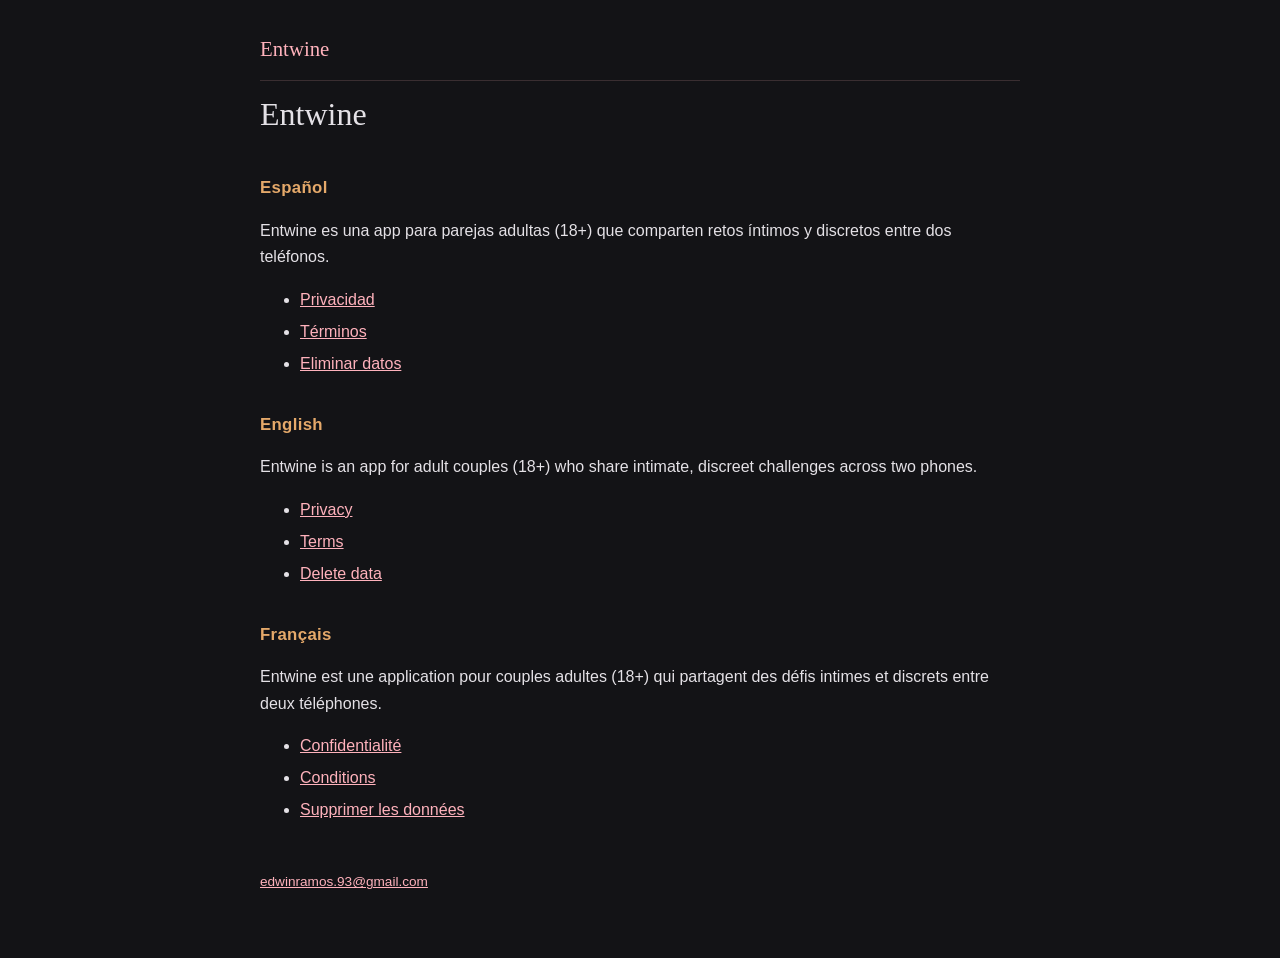
<file: docs/index.html>
<!doctype html><html lang="es"><head><meta charset="utf-8"><meta name="viewport" content="width=device-width,initial-scale=1">
<title>Entwine · Legal</title><link rel="stylesheet" href="style.css"></head><body><main><header><span class="brand">Entwine</span></header>
<h1>Entwine</h1><section><h2>Español</h2><p>Entwine es una app para parejas adultas (18+) que comparten retos íntimos y discretos entre dos teléfonos.</p><ul><li><a href="es/privacy.html">Privacidad</a></li><li><a href="es/terms.html">Términos</a></li><li><a href="es/delete-data.html">Eliminar datos</a></li></ul></section><section><h2>English</h2><p>Entwine is an app for adult couples (18+) who share intimate, discreet challenges across two phones.</p><ul><li><a href="en/privacy.html">Privacy</a></li><li><a href="en/terms.html">Terms</a></li><li><a href="en/delete-data.html">Delete data</a></li></ul></section><section><h2>Français</h2><p>Entwine est une application pour couples adultes (18+) qui partagent des défis intimes et discrets entre deux téléphones.</p><ul><li><a href="fr/privacy.html">Confidentialité</a></li><li><a href="fr/terms.html">Conditions</a></li><li><a href="fr/delete-data.html">Supprimer les données</a></li></ul></section><footer><a href="mailto:edwinramos.93@gmail.com">edwinramos.93@gmail.com</a></footer></main></body></html>
</file>
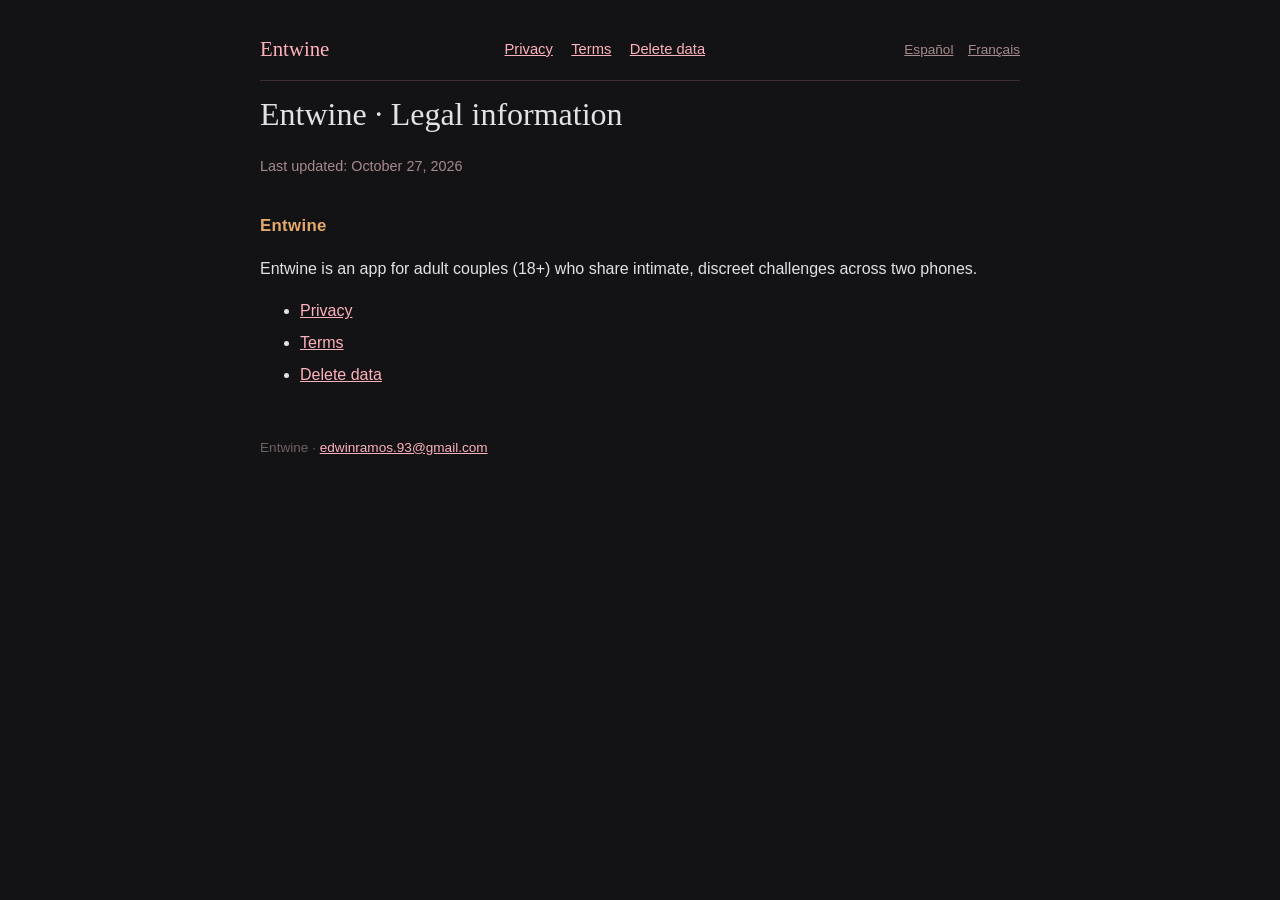
<file: docs/en/index.html>
<!doctype html><html lang="en"><head><meta charset="utf-8"><meta name="viewport" content="width=device-width,initial-scale=1">
<title>Entwine · Legal information · Entwine</title><link rel="stylesheet" href="../style.css"></head><body><main>
<header><a class="brand" href="../index.html">Entwine</a><nav><a href="privacy.html">Privacy</a> <a href="terms.html">Terms</a> <a href="delete-data.html">Delete data</a></nav><span class="langs"><a href="../es/index.html" hreflang="es">Español</a> <a href="../fr/index.html" hreflang="fr">Français</a></span></header>
<h1>Entwine · Legal information</h1><p class="updated">Last updated: October 27, 2026</p><h2>Entwine</h2><p>Entwine is an app for adult couples (18+) who share intimate, discreet challenges across two phones.</p>
<ul><li><a href="privacy.html">Privacy</a></li><li><a href="terms.html">Terms</a></li><li><a href="delete-data.html">Delete data</a></li></ul><footer>Entwine · <a href="mailto:edwinramos.93@gmail.com">edwinramos.93@gmail.com</a></footer></main></body></html>
</file>
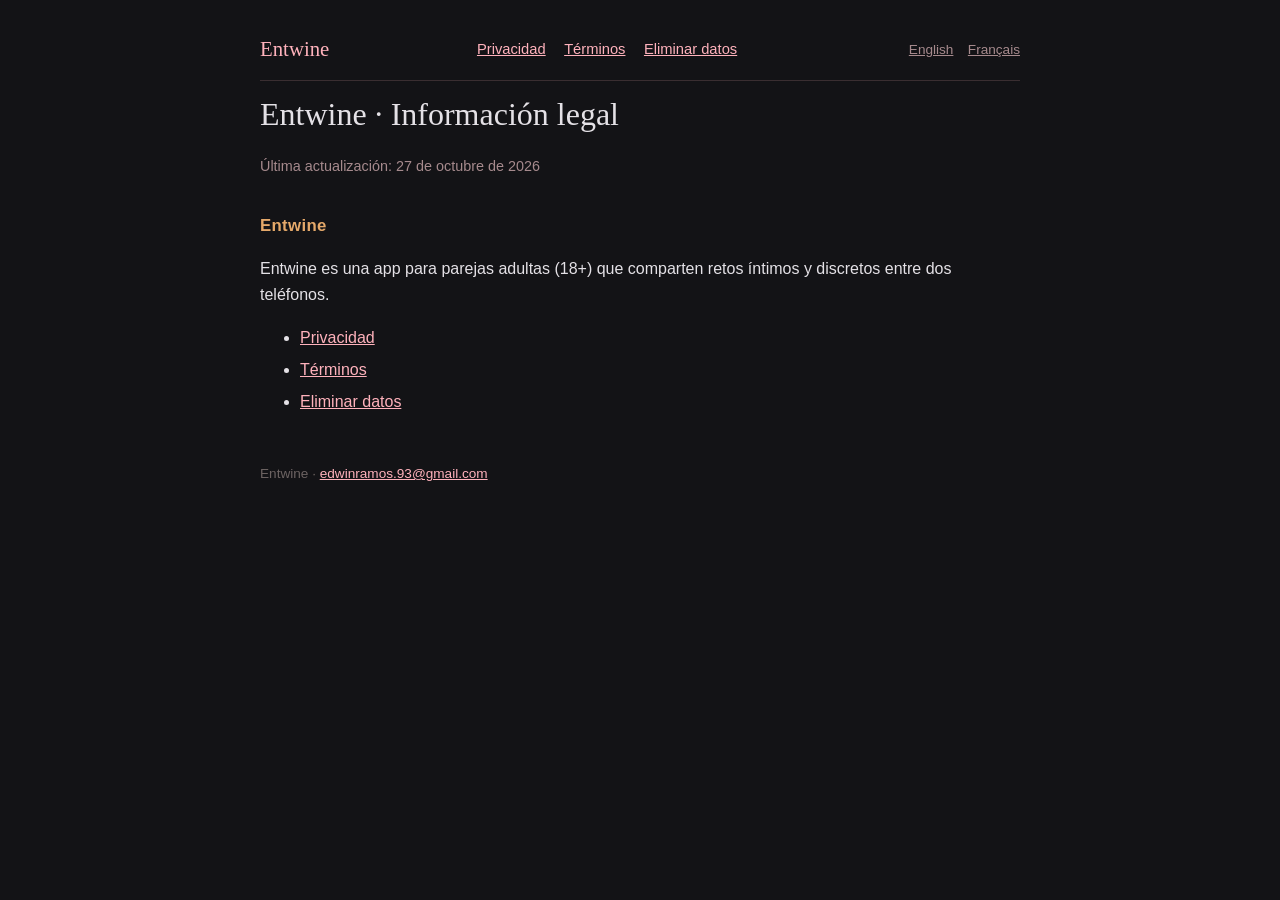
<file: docs/es/index.html>
<!doctype html><html lang="es"><head><meta charset="utf-8"><meta name="viewport" content="width=device-width,initial-scale=1">
<title>Entwine · Información legal · Entwine</title><link rel="stylesheet" href="../style.css"></head><body><main>
<header><a class="brand" href="../index.html">Entwine</a><nav><a href="privacy.html">Privacidad</a> <a href="terms.html">Términos</a> <a href="delete-data.html">Eliminar datos</a></nav><span class="langs"><a href="../en/index.html" hreflang="en">English</a> <a href="../fr/index.html" hreflang="fr">Français</a></span></header>
<h1>Entwine · Información legal</h1><p class="updated">Última actualización: 27 de octubre de 2026</p><h2>Entwine</h2><p>Entwine es una app para parejas adultas (18+) que comparten retos íntimos y discretos entre dos teléfonos.</p>
<ul><li><a href="privacy.html">Privacidad</a></li><li><a href="terms.html">Términos</a></li><li><a href="delete-data.html">Eliminar datos</a></li></ul><footer>Entwine · <a href="mailto:edwinramos.93@gmail.com">edwinramos.93@gmail.com</a></footer></main></body></html>
</file>
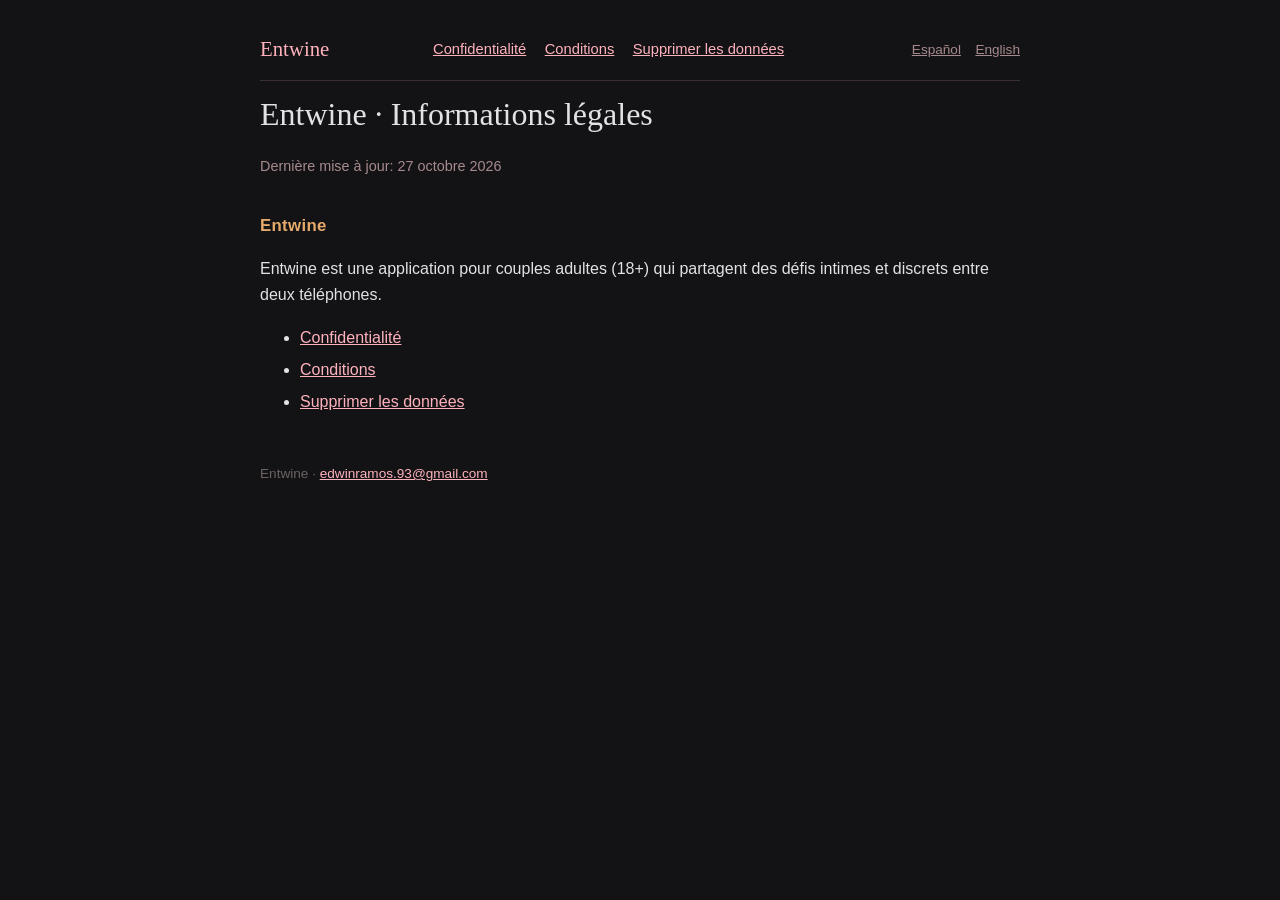
<file: docs/fr/index.html>
<!doctype html><html lang="fr"><head><meta charset="utf-8"><meta name="viewport" content="width=device-width,initial-scale=1">
<title>Entwine · Informations légales · Entwine</title><link rel="stylesheet" href="../style.css"></head><body><main>
<header><a class="brand" href="../index.html">Entwine</a><nav><a href="privacy.html">Confidentialité</a> <a href="terms.html">Conditions</a> <a href="delete-data.html">Supprimer les données</a></nav><span class="langs"><a href="../es/index.html" hreflang="es">Español</a> <a href="../en/index.html" hreflang="en">English</a></span></header>
<h1>Entwine · Informations légales</h1><p class="updated">Dernière mise à jour: 27 octobre 2026</p><h2>Entwine</h2><p>Entwine est une application pour couples adultes (18+) qui partagent des défis intimes et discrets entre deux téléphones.</p>
<ul><li><a href="privacy.html">Confidentialité</a></li><li><a href="terms.html">Conditions</a></li><li><a href="delete-data.html">Supprimer les données</a></li></ul><footer>Entwine · <a href="mailto:edwinramos.93@gmail.com">edwinramos.93@gmail.com</a></footer></main></body></html>
</file>
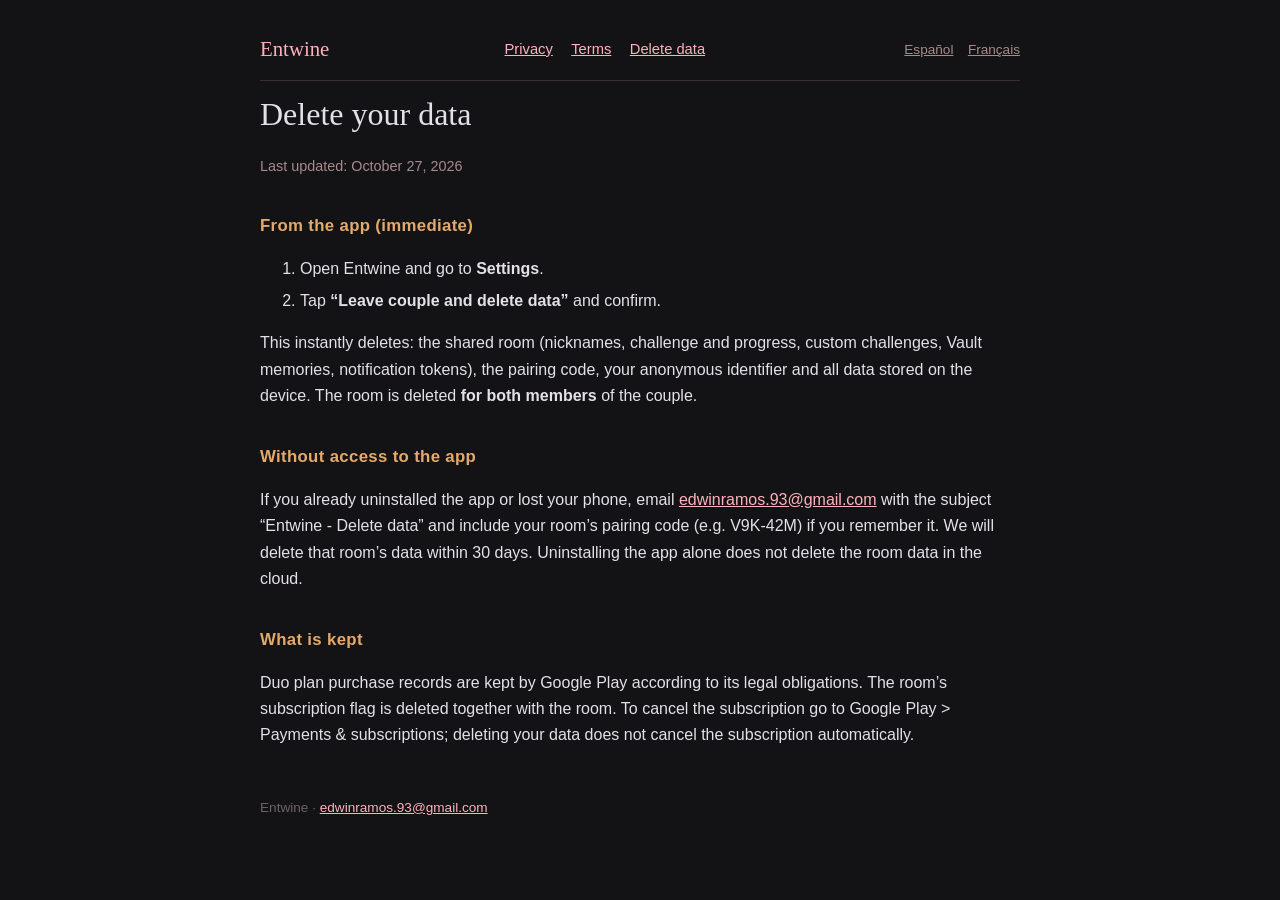
<file: docs/en/delete-data.html>
<!doctype html><html lang="en"><head><meta charset="utf-8"><meta name="viewport" content="width=device-width,initial-scale=1">
<title>Delete your data · Entwine</title><link rel="stylesheet" href="../style.css"></head><body><main>
<header><a class="brand" href="../index.html">Entwine</a><nav><a href="privacy.html">Privacy</a> <a href="terms.html">Terms</a> <a href="delete-data.html">Delete data</a></nav><span class="langs"><a href="../es/delete-data.html" hreflang="es">Español</a> <a href="../fr/delete-data.html" hreflang="fr">Français</a></span></header>
<h1>Delete your data</h1><p class="updated">Last updated: October 27, 2026</p><h2>From the app (immediate)</h2><ol><li>Open Entwine and go to <b>Settings</b>.</li><li>Tap <b>“Leave couple and delete data”</b> and confirm.</li></ol>This instantly deletes: the shared room (nicknames, challenge and progress, custom challenges, Vault memories, notification tokens), the pairing code, your anonymous identifier and all data stored on the device. The room is deleted <b>for both members</b> of the couple.<h2>Without access to the app</h2><p>If you already uninstalled the app or lost your phone, email <a href="mailto:edwinramos.93@gmail.com?subject=Entwine%20-%20Delete%20data">edwinramos.93@gmail.com</a> with the subject “Entwine - Delete data” and include your room’s pairing code (e.g. V9K-42M) if you remember it. We will delete that room’s data within 30 days. Uninstalling the app alone does not delete the room data in the cloud.</p><h2>What is kept</h2><p>Duo plan purchase records are kept by Google Play according to its legal obligations. The room’s subscription flag is deleted together with the room. To cancel the subscription go to Google Play &gt; Payments &amp; subscriptions; deleting your data does not cancel the subscription automatically.</p>
<footer>Entwine · <a href="mailto:edwinramos.93@gmail.com">edwinramos.93@gmail.com</a></footer></main></body></html>
</file>
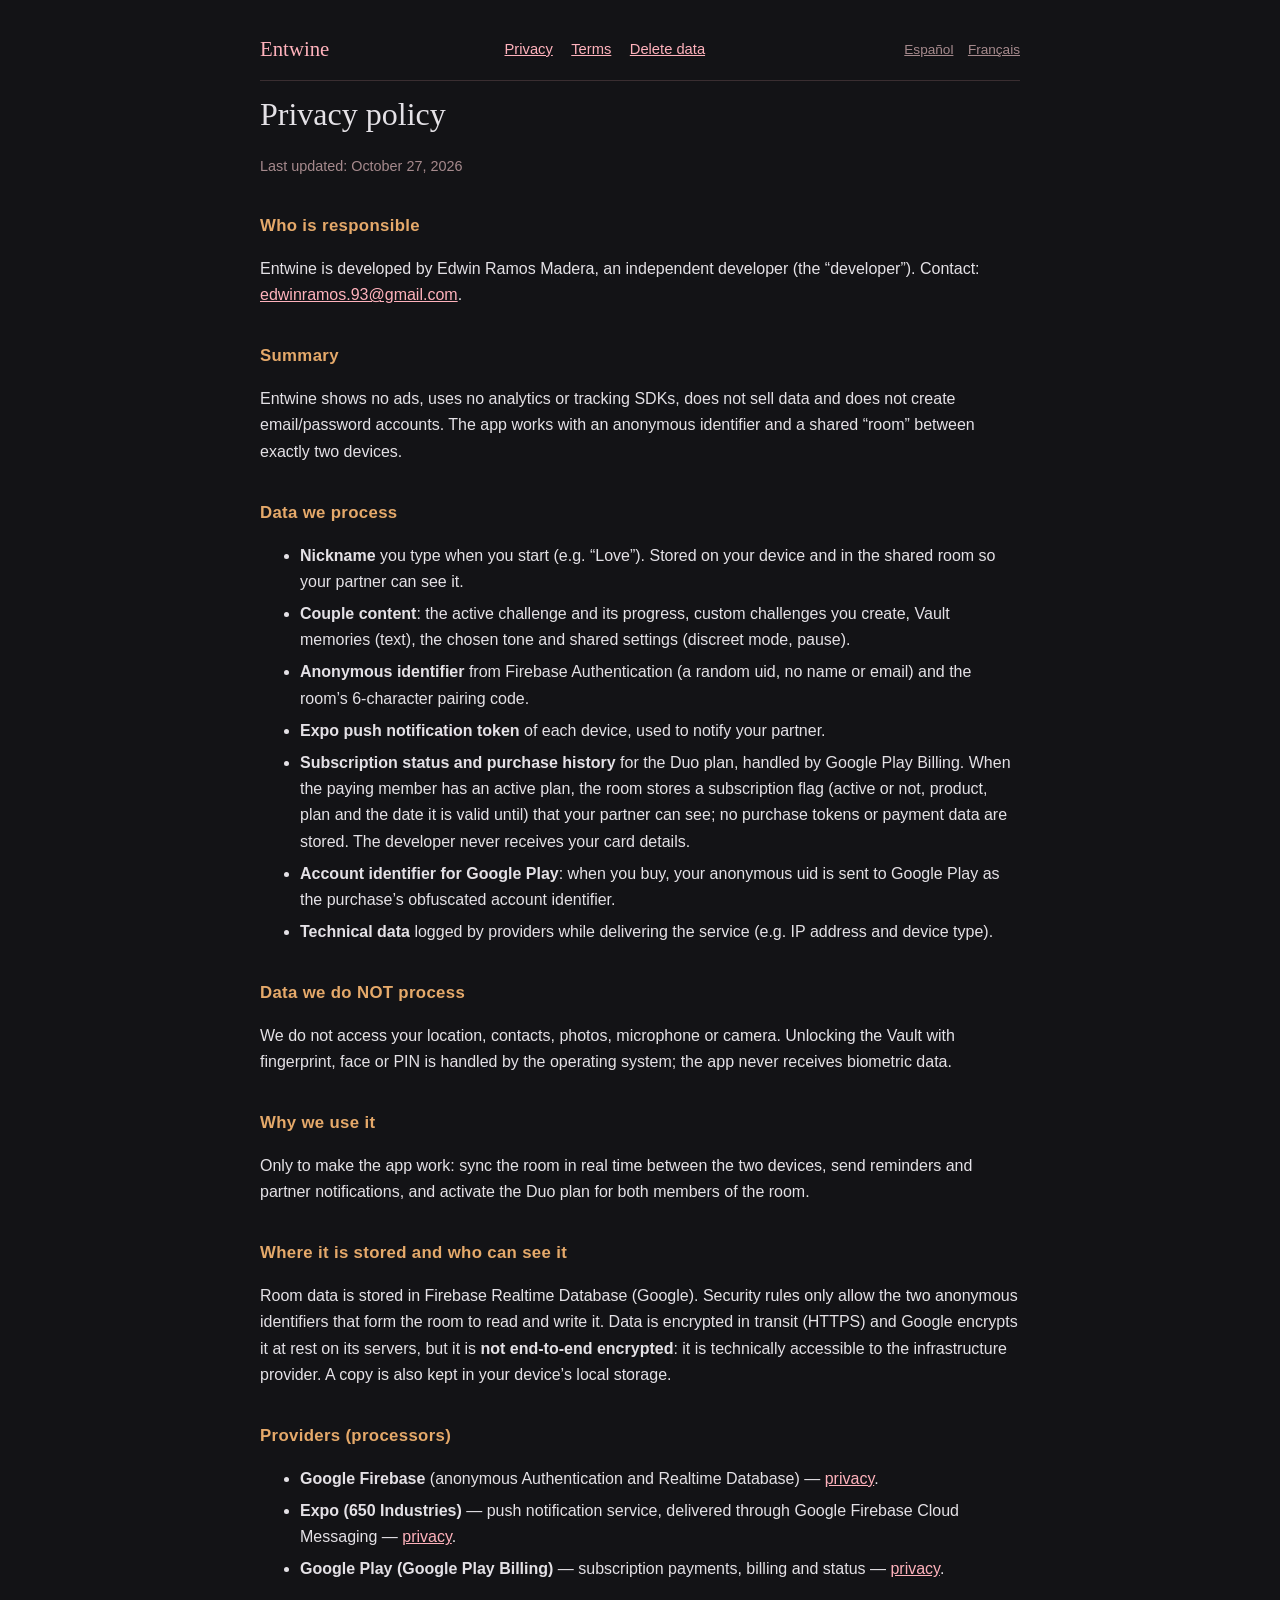
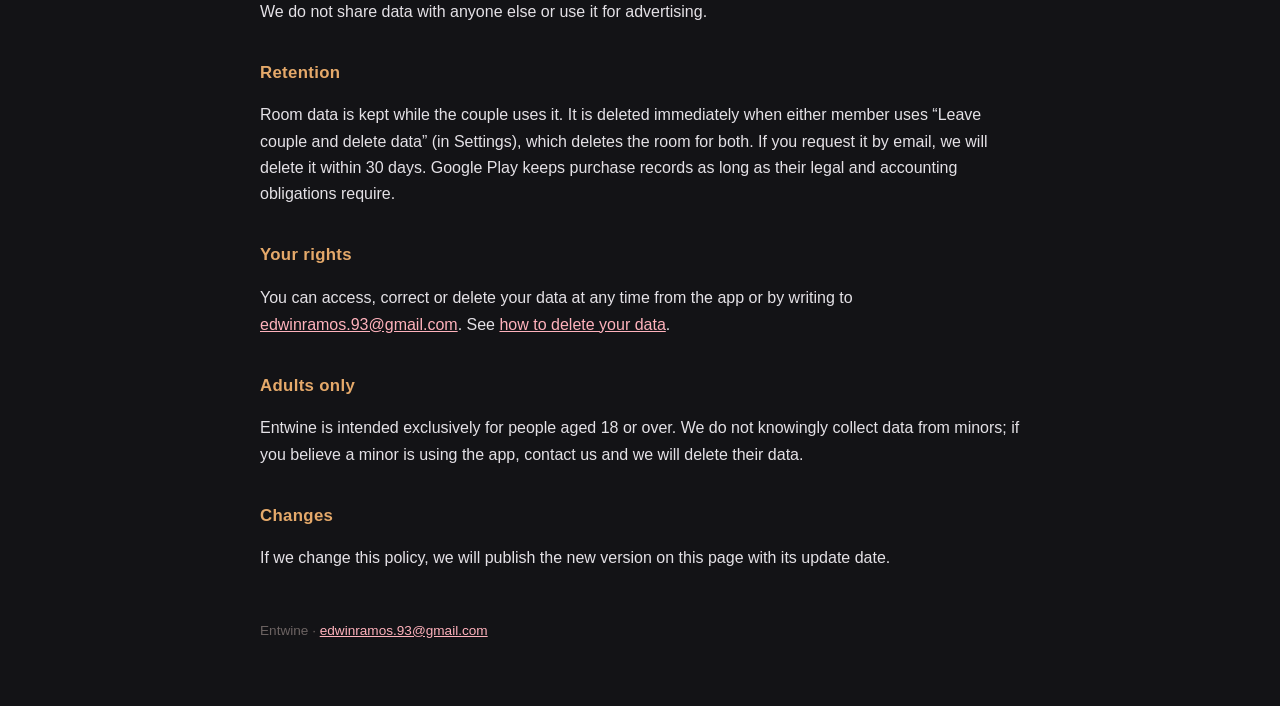
<file: docs/en/privacy.html>
<!doctype html><html lang="en"><head><meta charset="utf-8"><meta name="viewport" content="width=device-width,initial-scale=1">
<title>Privacy policy · Entwine</title><link rel="stylesheet" href="../style.css"></head><body><main>
<header><a class="brand" href="../index.html">Entwine</a><nav><a href="privacy.html">Privacy</a> <a href="terms.html">Terms</a> <a href="delete-data.html">Delete data</a></nav><span class="langs"><a href="../es/privacy.html" hreflang="es">Español</a> <a href="../fr/privacy.html" hreflang="fr">Français</a></span></header>
<h1>Privacy policy</h1><p class="updated">Last updated: October 27, 2026</p><h2>Who is responsible</h2><p>Entwine is developed by Edwin Ramos Madera, an independent developer (the “developer”). Contact: <a href="mailto:edwinramos.93@gmail.com">edwinramos.93@gmail.com</a>.</p><h2>Summary</h2><p>Entwine shows no ads, uses no analytics or tracking SDKs, does not sell data and does not create email/password accounts. The app works with an anonymous identifier and a shared “room” between exactly two devices.</p><h2>Data we process</h2><ul><li><b>Nickname</b> you type when you start (e.g. “Love”). Stored on your device and in the shared room so your partner can see it.</li><li><b>Couple content</b>: the active challenge and its progress, custom challenges you create, Vault memories (text), the chosen tone and shared settings (discreet mode, pause).</li><li><b>Anonymous identifier</b> from Firebase Authentication (a random uid, no name or email) and the room’s 6-character pairing code.</li><li><b>Expo push notification token</b> of each device, used to notify your partner.</li><li><b>Subscription status and purchase history</b> for the Duo plan, handled by Google Play Billing. When the paying member has an active plan, the room stores a subscription flag (active or not, product, plan and the date it is valid until) that your partner can see; no purchase tokens or payment data are stored. The developer never receives your card details.</li><li><b>Account identifier for Google Play</b>: when you buy, your anonymous uid is sent to Google Play as the purchase’s obfuscated account identifier.</li><li><b>Technical data</b> logged by providers while delivering the service (e.g. IP address and device type).</li></ul><h2>Data we do NOT process</h2><p>We do not access your location, contacts, photos, microphone or camera. Unlocking the Vault with fingerprint, face or PIN is handled by the operating system; the app never receives biometric data.</p><h2>Why we use it</h2><p>Only to make the app work: sync the room in real time between the two devices, send reminders and partner notifications, and activate the Duo plan for both members of the room.</p><h2>Where it is stored and who can see it</h2><p>Room data is stored in Firebase Realtime Database (Google). Security rules only allow the two anonymous identifiers that form the room to read and write it. Data is encrypted in transit (HTTPS) and Google encrypts it at rest on its servers, but it is <b>not end-to-end encrypted</b>: it is technically accessible to the infrastructure provider. A copy is also kept in your device’s local storage.</p><h2>Providers (processors)</h2><ul><li><b>Google Firebase</b> (anonymous Authentication and Realtime Database) — <a href="https://firebase.google.com/support/privacy">privacy</a>.</li><li><b>Expo (650 Industries)</b> — push notification service, delivered through Google Firebase Cloud Messaging — <a href="https://expo.dev/privacy">privacy</a>.</li><li><b>Google Play (Google Play Billing)</b> — subscription payments, billing and status — <a href="https://policies.google.com/privacy">privacy</a>.</li></ul>We do not share data with anyone else or use it for advertising.<h2>Retention</h2><p>Room data is kept while the couple uses it. It is deleted immediately when either member uses “Leave couple and delete data” (in Settings), which deletes the room for both. If you request it by email, we will delete it within 30 days. Google Play keeps purchase records as long as their legal and accounting obligations require.</p><h2>Your rights</h2><p>You can access, correct or delete your data at any time from the app or by writing to <a href="mailto:edwinramos.93@gmail.com">edwinramos.93@gmail.com</a>. See <a href="delete-data.html">how to delete your data</a>.</p><h2>Adults only</h2><p>Entwine is intended exclusively for people aged 18 or over. We do not knowingly collect data from minors; if you believe a minor is using the app, contact us and we will delete their data.</p><h2>Changes</h2><p>If we change this policy, we will publish the new version on this page with its update date.</p>
<footer>Entwine · <a href="mailto:edwinramos.93@gmail.com">edwinramos.93@gmail.com</a></footer></main></body></html>
</file>
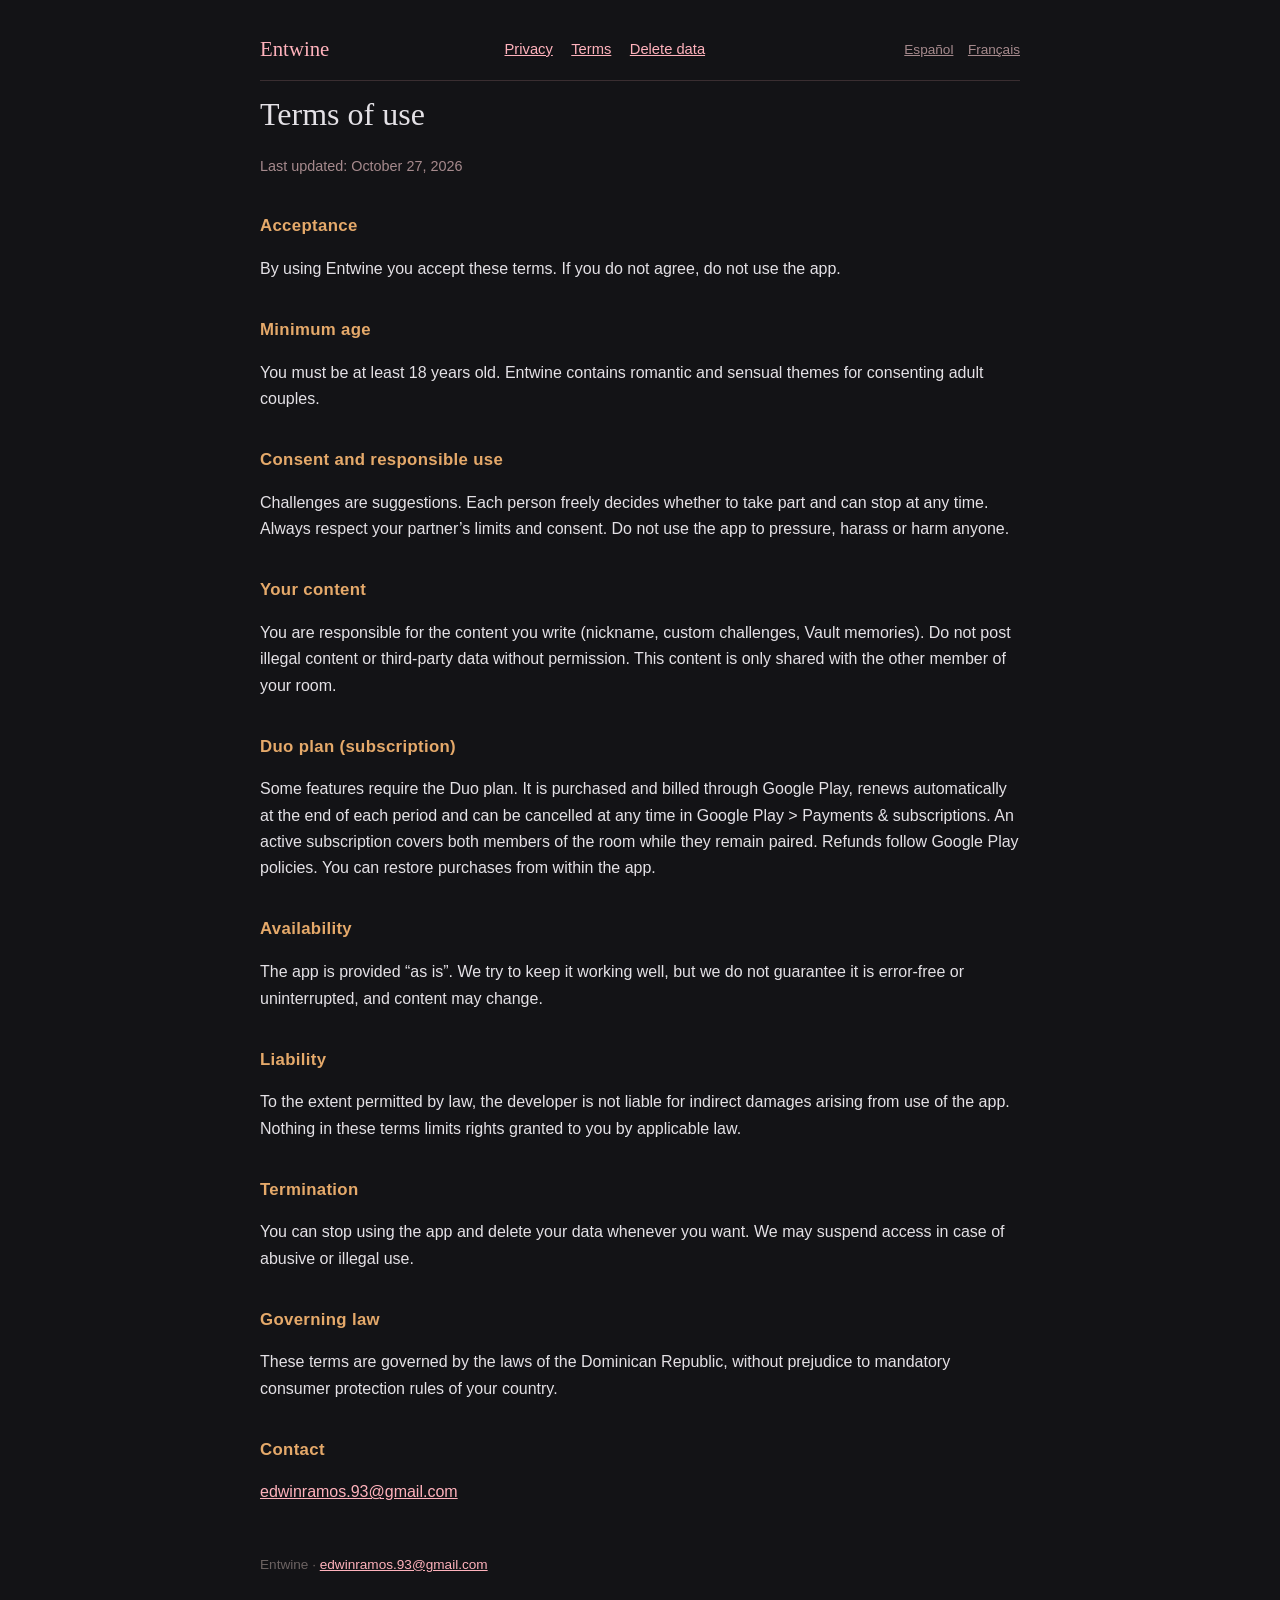
<file: docs/en/terms.html>
<!doctype html><html lang="en"><head><meta charset="utf-8"><meta name="viewport" content="width=device-width,initial-scale=1">
<title>Terms of use · Entwine</title><link rel="stylesheet" href="../style.css"></head><body><main>
<header><a class="brand" href="../index.html">Entwine</a><nav><a href="privacy.html">Privacy</a> <a href="terms.html">Terms</a> <a href="delete-data.html">Delete data</a></nav><span class="langs"><a href="../es/terms.html" hreflang="es">Español</a> <a href="../fr/terms.html" hreflang="fr">Français</a></span></header>
<h1>Terms of use</h1><p class="updated">Last updated: October 27, 2026</p><h2>Acceptance</h2><p>By using Entwine you accept these terms. If you do not agree, do not use the app.</p><h2>Minimum age</h2><p>You must be at least 18 years old. Entwine contains romantic and sensual themes for consenting adult couples.</p><h2>Consent and responsible use</h2><p>Challenges are suggestions. Each person freely decides whether to take part and can stop at any time. Always respect your partner’s limits and consent. Do not use the app to pressure, harass or harm anyone.</p><h2>Your content</h2><p>You are responsible for the content you write (nickname, custom challenges, Vault memories). Do not post illegal content or third-party data without permission. This content is only shared with the other member of your room.</p><h2>Duo plan (subscription)</h2><p>Some features require the Duo plan. It is purchased and billed through Google Play, renews automatically at the end of each period and can be cancelled at any time in Google Play &gt; Payments &amp; subscriptions. An active subscription covers both members of the room while they remain paired. Refunds follow Google Play policies. You can restore purchases from within the app.</p><h2>Availability</h2><p>The app is provided “as is”. We try to keep it working well, but we do not guarantee it is error-free or uninterrupted, and content may change.</p><h2>Liability</h2><p>To the extent permitted by law, the developer is not liable for indirect damages arising from use of the app. Nothing in these terms limits rights granted to you by applicable law.</p><h2>Termination</h2><p>You can stop using the app and delete your data whenever you want. We may suspend access in case of abusive or illegal use.</p><h2>Governing law</h2><p>These terms are governed by the laws of the Dominican Republic, without prejudice to mandatory consumer protection rules of your country.</p><h2>Contact</h2><p><a href="mailto:edwinramos.93@gmail.com">edwinramos.93@gmail.com</a></p>
<footer>Entwine · <a href="mailto:edwinramos.93@gmail.com">edwinramos.93@gmail.com</a></footer></main></body></html>
</file>
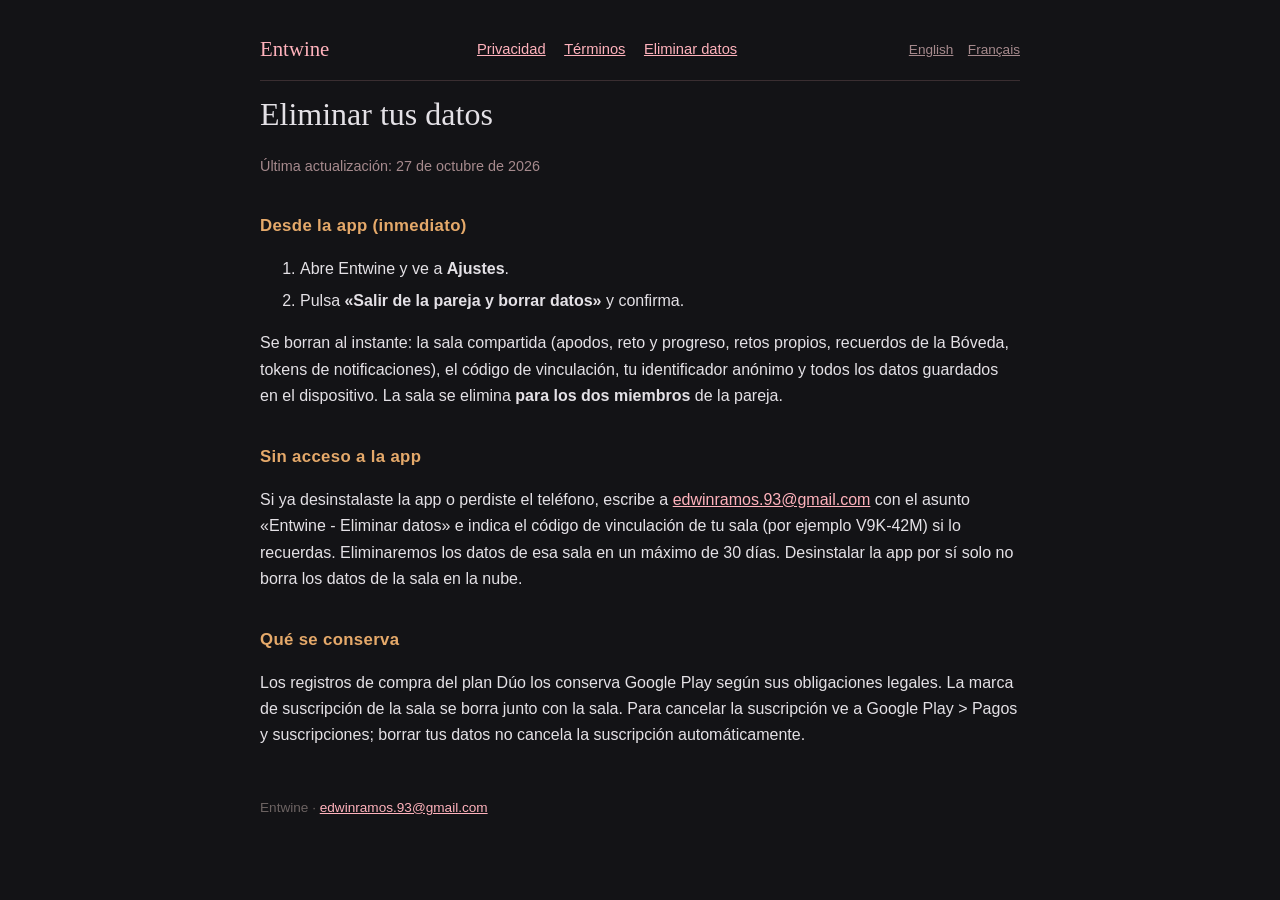
<file: docs/es/delete-data.html>
<!doctype html><html lang="es"><head><meta charset="utf-8"><meta name="viewport" content="width=device-width,initial-scale=1">
<title>Eliminar tus datos · Entwine</title><link rel="stylesheet" href="../style.css"></head><body><main>
<header><a class="brand" href="../index.html">Entwine</a><nav><a href="privacy.html">Privacidad</a> <a href="terms.html">Términos</a> <a href="delete-data.html">Eliminar datos</a></nav><span class="langs"><a href="../en/delete-data.html" hreflang="en">English</a> <a href="../fr/delete-data.html" hreflang="fr">Français</a></span></header>
<h1>Eliminar tus datos</h1><p class="updated">Última actualización: 27 de octubre de 2026</p><h2>Desde la app (inmediato)</h2><ol><li>Abre Entwine y ve a <b>Ajustes</b>.</li><li>Pulsa <b>«Salir de la pareja y borrar datos»</b> y confirma.</li></ol>Se borran al instante: la sala compartida (apodos, reto y progreso, retos propios, recuerdos de la Bóveda, tokens de notificaciones), el código de vinculación, tu identificador anónimo y todos los datos guardados en el dispositivo. La sala se elimina <b>para los dos miembros</b> de la pareja.<h2>Sin acceso a la app</h2><p>Si ya desinstalaste la app o perdiste el teléfono, escribe a <a href="mailto:edwinramos.93@gmail.com?subject=Entwine%20-%20Eliminar%20datos">edwinramos.93@gmail.com</a> con el asunto «Entwine - Eliminar datos» e indica el código de vinculación de tu sala (por ejemplo V9K-42M) si lo recuerdas. Eliminaremos los datos de esa sala en un máximo de 30 días. Desinstalar la app por sí solo no borra los datos de la sala en la nube.</p><h2>Qué se conserva</h2><p>Los registros de compra del plan Dúo los conserva Google Play según sus obligaciones legales. La marca de suscripción de la sala se borra junto con la sala. Para cancelar la suscripción ve a Google Play &gt; Pagos y suscripciones; borrar tus datos no cancela la suscripción automáticamente.</p>
<footer>Entwine · <a href="mailto:edwinramos.93@gmail.com">edwinramos.93@gmail.com</a></footer></main></body></html>
</file>
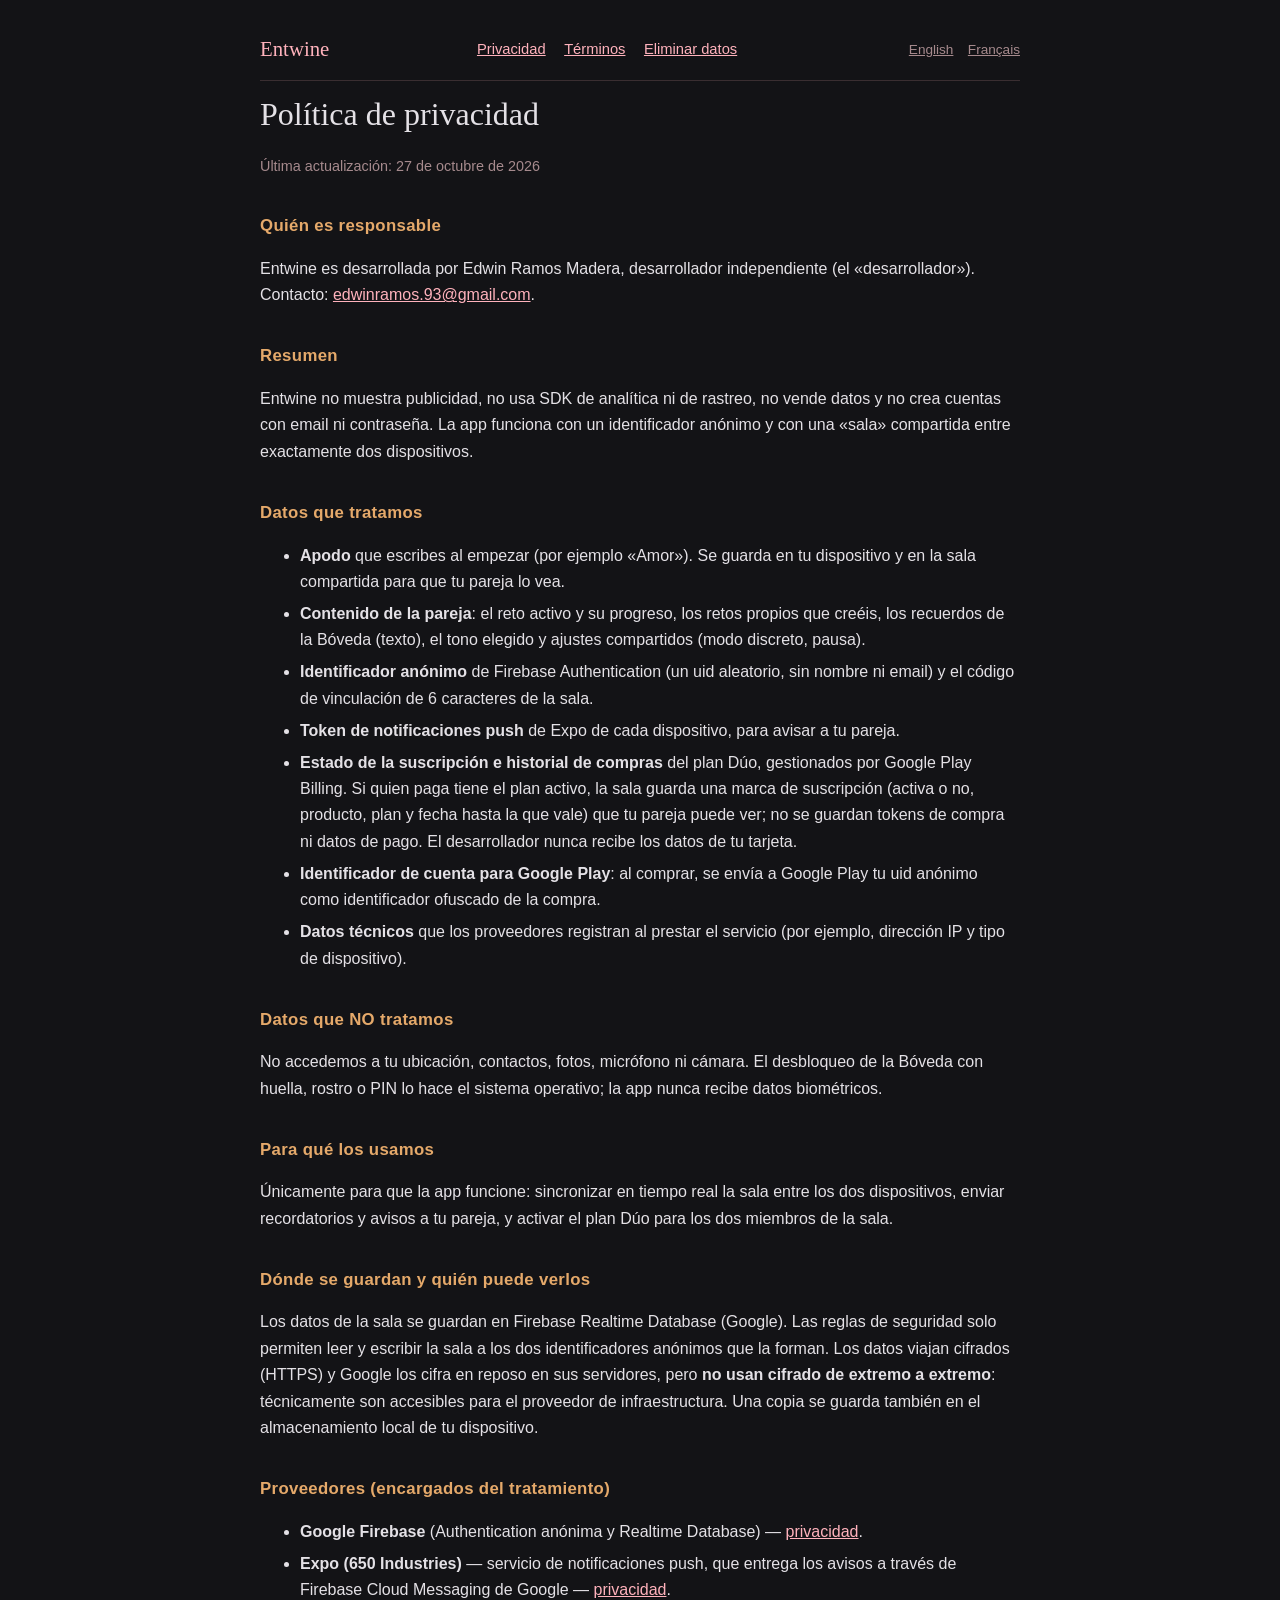
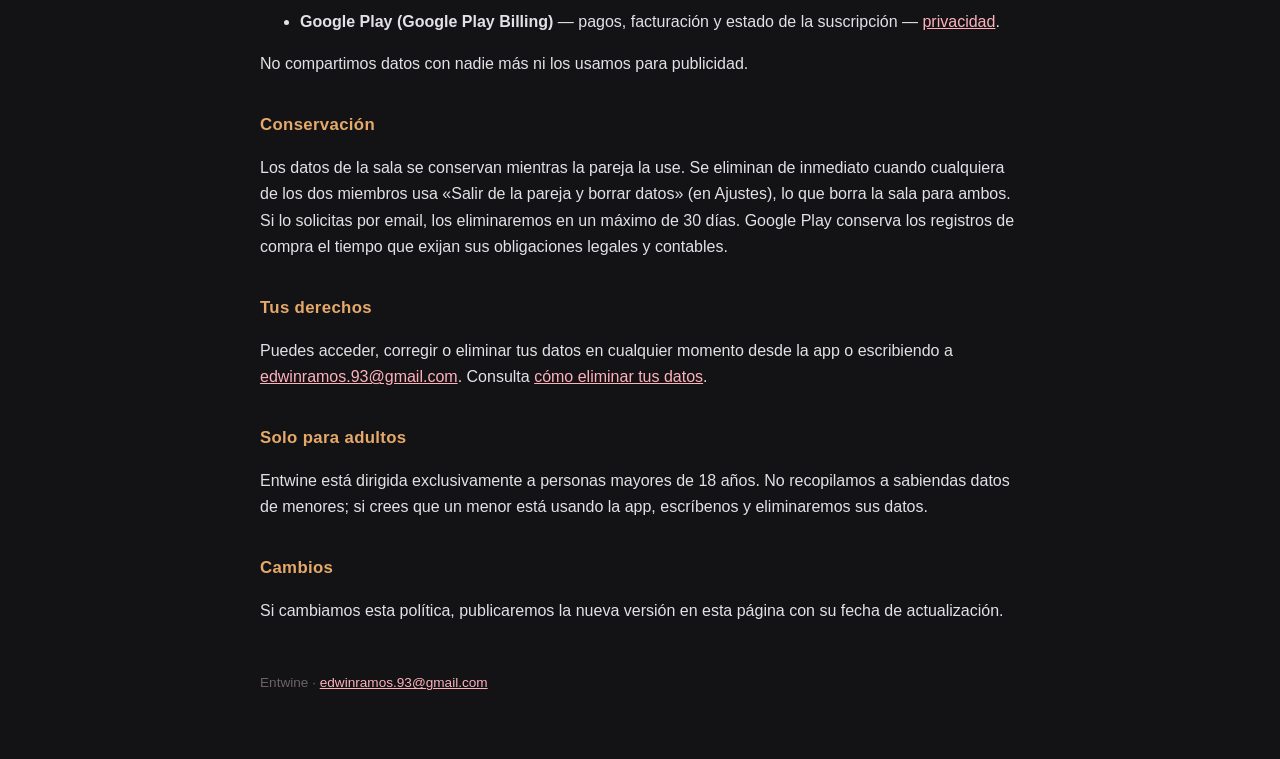
<file: docs/es/privacy.html>
<!doctype html><html lang="es"><head><meta charset="utf-8"><meta name="viewport" content="width=device-width,initial-scale=1">
<title>Política de privacidad · Entwine</title><link rel="stylesheet" href="../style.css"></head><body><main>
<header><a class="brand" href="../index.html">Entwine</a><nav><a href="privacy.html">Privacidad</a> <a href="terms.html">Términos</a> <a href="delete-data.html">Eliminar datos</a></nav><span class="langs"><a href="../en/privacy.html" hreflang="en">English</a> <a href="../fr/privacy.html" hreflang="fr">Français</a></span></header>
<h1>Política de privacidad</h1><p class="updated">Última actualización: 27 de octubre de 2026</p><h2>Quién es responsable</h2><p>Entwine es desarrollada por Edwin Ramos Madera, desarrollador independiente (el «desarrollador»). Contacto: <a href="mailto:edwinramos.93@gmail.com">edwinramos.93@gmail.com</a>.</p><h2>Resumen</h2><p>Entwine no muestra publicidad, no usa SDK de analítica ni de rastreo, no vende datos y no crea cuentas con email ni contraseña. La app funciona con un identificador anónimo y con una «sala» compartida entre exactamente dos dispositivos.</p><h2>Datos que tratamos</h2><ul><li><b>Apodo</b> que escribes al empezar (por ejemplo «Amor»). Se guarda en tu dispositivo y en la sala compartida para que tu pareja lo vea.</li><li><b>Contenido de la pareja</b>: el reto activo y su progreso, los retos propios que creéis, los recuerdos de la Bóveda (texto), el tono elegido y ajustes compartidos (modo discreto, pausa).</li><li><b>Identificador anónimo</b> de Firebase Authentication (un uid aleatorio, sin nombre ni email) y el código de vinculación de 6 caracteres de la sala.</li><li><b>Token de notificaciones push</b> de Expo de cada dispositivo, para avisar a tu pareja.</li><li><b>Estado de la suscripción e historial de compras</b> del plan Dúo, gestionados por Google Play Billing. Si quien paga tiene el plan activo, la sala guarda una marca de suscripción (activa o no, producto, plan y fecha hasta la que vale) que tu pareja puede ver; no se guardan tokens de compra ni datos de pago. El desarrollador nunca recibe los datos de tu tarjeta.</li><li><b>Identificador de cuenta para Google Play</b>: al comprar, se envía a Google Play tu uid anónimo como identificador ofuscado de la compra.</li><li><b>Datos técnicos</b> que los proveedores registran al prestar el servicio (por ejemplo, dirección IP y tipo de dispositivo).</li></ul><h2>Datos que NO tratamos</h2><p>No accedemos a tu ubicación, contactos, fotos, micrófono ni cámara. El desbloqueo de la Bóveda con huella, rostro o PIN lo hace el sistema operativo; la app nunca recibe datos biométricos.</p><h2>Para qué los usamos</h2><p>Únicamente para que la app funcione: sincronizar en tiempo real la sala entre los dos dispositivos, enviar recordatorios y avisos a tu pareja, y activar el plan Dúo para los dos miembros de la sala.</p><h2>Dónde se guardan y quién puede verlos</h2><p>Los datos de la sala se guardan en Firebase Realtime Database (Google). Las reglas de seguridad solo permiten leer y escribir la sala a los dos identificadores anónimos que la forman. Los datos viajan cifrados (HTTPS) y Google los cifra en reposo en sus servidores, pero <b>no usan cifrado de extremo a extremo</b>: técnicamente son accesibles para el proveedor de infraestructura. Una copia se guarda también en el almacenamiento local de tu dispositivo.</p><h2>Proveedores (encargados del tratamiento)</h2><ul><li><b>Google Firebase</b> (Authentication anónima y Realtime Database) — <a href="https://firebase.google.com/support/privacy">privacidad</a>.</li><li><b>Expo (650 Industries)</b> — servicio de notificaciones push, que entrega los avisos a través de Firebase Cloud Messaging de Google — <a href="https://expo.dev/privacy">privacidad</a>.</li><li><b>Google Play (Google Play Billing)</b> — pagos, facturación y estado de la suscripción — <a href="https://policies.google.com/privacy">privacidad</a>.</li></ul>No compartimos datos con nadie más ni los usamos para publicidad.<h2>Conservación</h2><p>Los datos de la sala se conservan mientras la pareja la use. Se eliminan de inmediato cuando cualquiera de los dos miembros usa «Salir de la pareja y borrar datos» (en Ajustes), lo que borra la sala para ambos. Si lo solicitas por email, los eliminaremos en un máximo de 30 días. Google Play conserva los registros de compra el tiempo que exijan sus obligaciones legales y contables.</p><h2>Tus derechos</h2><p>Puedes acceder, corregir o eliminar tus datos en cualquier momento desde la app o escribiendo a <a href="mailto:edwinramos.93@gmail.com">edwinramos.93@gmail.com</a>. Consulta <a href="delete-data.html">cómo eliminar tus datos</a>.</p><h2>Solo para adultos</h2><p>Entwine está dirigida exclusivamente a personas mayores de 18 años. No recopilamos a sabiendas datos de menores; si crees que un menor está usando la app, escríbenos y eliminaremos sus datos.</p><h2>Cambios</h2><p>Si cambiamos esta política, publicaremos la nueva versión en esta página con su fecha de actualización.</p>
<footer>Entwine · <a href="mailto:edwinramos.93@gmail.com">edwinramos.93@gmail.com</a></footer></main></body></html>
</file>
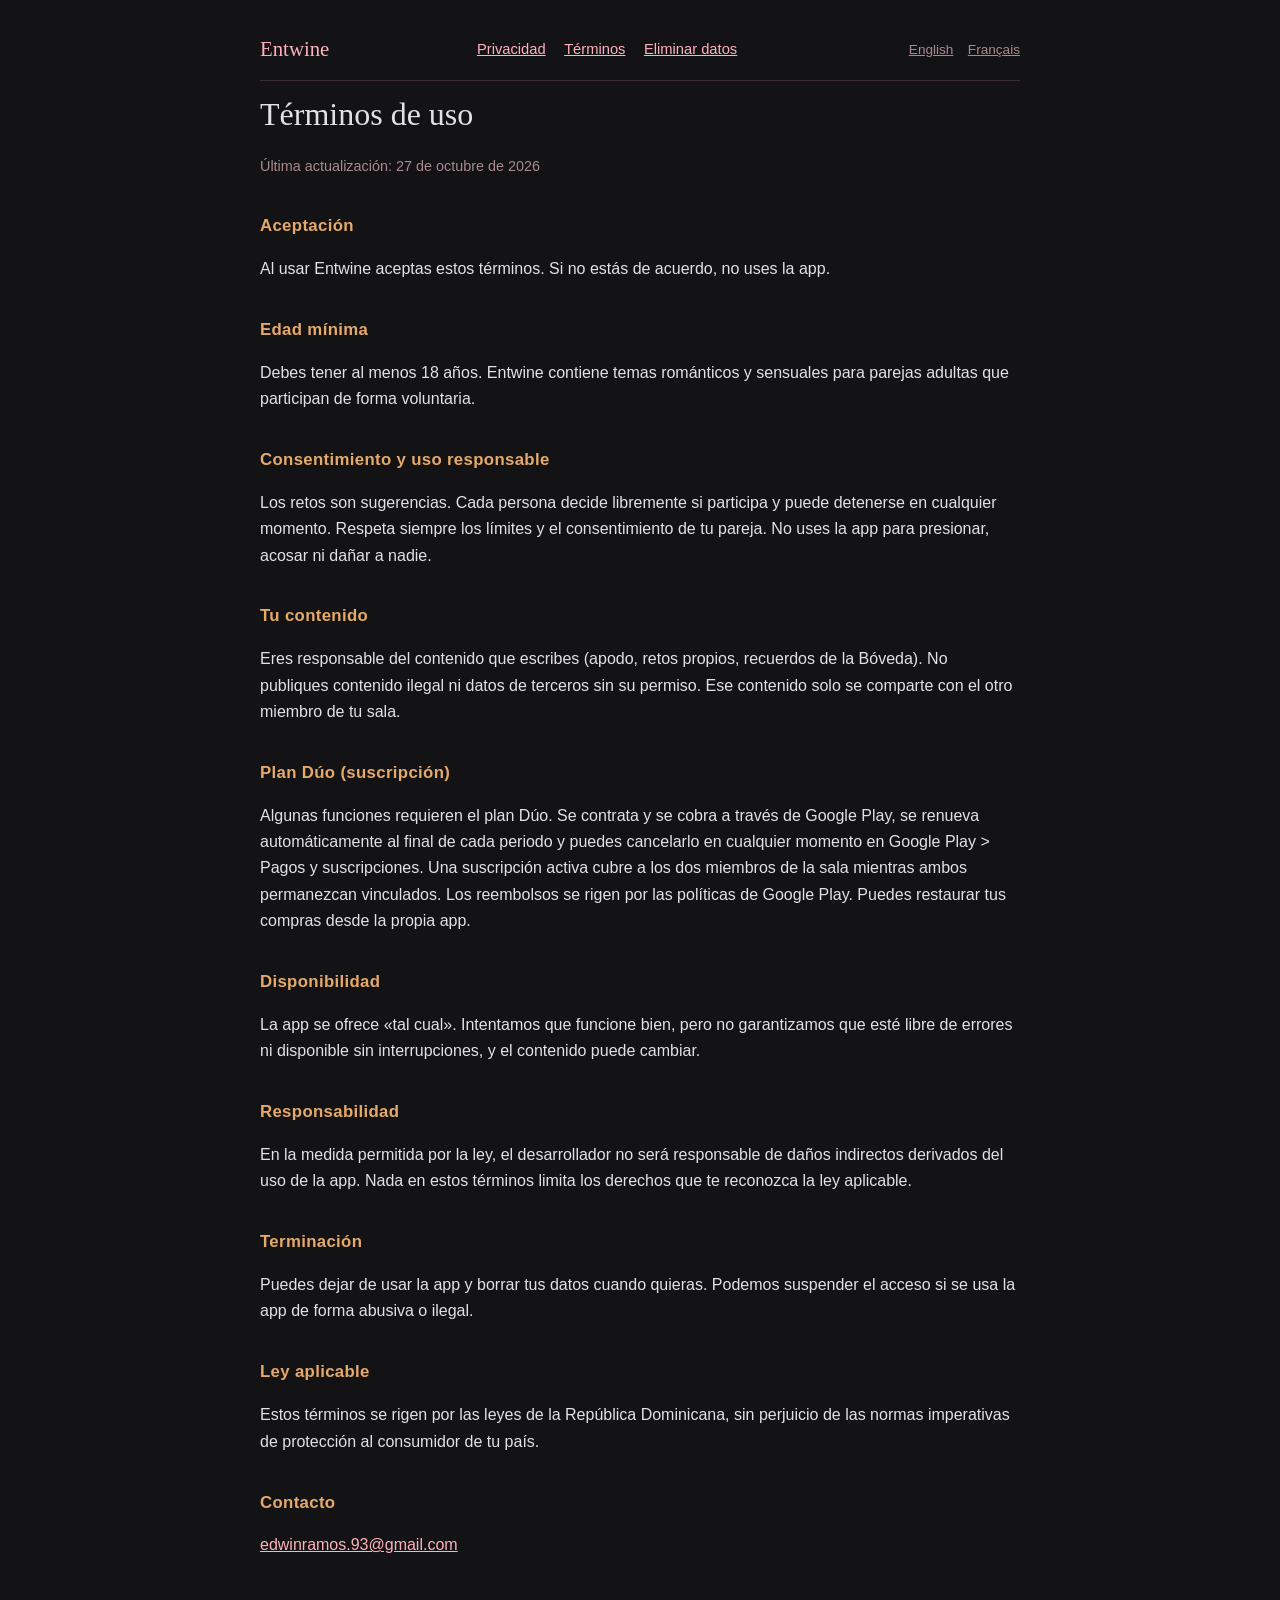
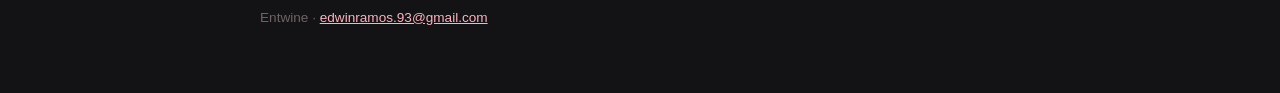
<file: docs/es/terms.html>
<!doctype html><html lang="es"><head><meta charset="utf-8"><meta name="viewport" content="width=device-width,initial-scale=1">
<title>Términos de uso · Entwine</title><link rel="stylesheet" href="../style.css"></head><body><main>
<header><a class="brand" href="../index.html">Entwine</a><nav><a href="privacy.html">Privacidad</a> <a href="terms.html">Términos</a> <a href="delete-data.html">Eliminar datos</a></nav><span class="langs"><a href="../en/terms.html" hreflang="en">English</a> <a href="../fr/terms.html" hreflang="fr">Français</a></span></header>
<h1>Términos de uso</h1><p class="updated">Última actualización: 27 de octubre de 2026</p><h2>Aceptación</h2><p>Al usar Entwine aceptas estos términos. Si no estás de acuerdo, no uses la app.</p><h2>Edad mínima</h2><p>Debes tener al menos 18 años. Entwine contiene temas románticos y sensuales para parejas adultas que participan de forma voluntaria.</p><h2>Consentimiento y uso responsable</h2><p>Los retos son sugerencias. Cada persona decide libremente si participa y puede detenerse en cualquier momento. Respeta siempre los límites y el consentimiento de tu pareja. No uses la app para presionar, acosar ni dañar a nadie.</p><h2>Tu contenido</h2><p>Eres responsable del contenido que escribes (apodo, retos propios, recuerdos de la Bóveda). No publiques contenido ilegal ni datos de terceros sin su permiso. Ese contenido solo se comparte con el otro miembro de tu sala.</p><h2>Plan Dúo (suscripción)</h2><p>Algunas funciones requieren el plan Dúo. Se contrata y se cobra a través de Google Play, se renueva automáticamente al final de cada periodo y puedes cancelarlo en cualquier momento en Google Play &gt; Pagos y suscripciones. Una suscripción activa cubre a los dos miembros de la sala mientras ambos permanezcan vinculados. Los reembolsos se rigen por las políticas de Google Play. Puedes restaurar tus compras desde la propia app.</p><h2>Disponibilidad</h2><p>La app se ofrece «tal cual». Intentamos que funcione bien, pero no garantizamos que esté libre de errores ni disponible sin interrupciones, y el contenido puede cambiar.</p><h2>Responsabilidad</h2><p>En la medida permitida por la ley, el desarrollador no será responsable de daños indirectos derivados del uso de la app. Nada en estos términos limita los derechos que te reconozca la ley aplicable.</p><h2>Terminación</h2><p>Puedes dejar de usar la app y borrar tus datos cuando quieras. Podemos suspender el acceso si se usa la app de forma abusiva o ilegal.</p><h2>Ley aplicable</h2><p>Estos términos se rigen por las leyes de la República Dominicana, sin perjuicio de las normas imperativas de protección al consumidor de tu país.</p><h2>Contacto</h2><p><a href="mailto:edwinramos.93@gmail.com">edwinramos.93@gmail.com</a></p>
<footer>Entwine · <a href="mailto:edwinramos.93@gmail.com">edwinramos.93@gmail.com</a></footer></main></body></html>
</file>
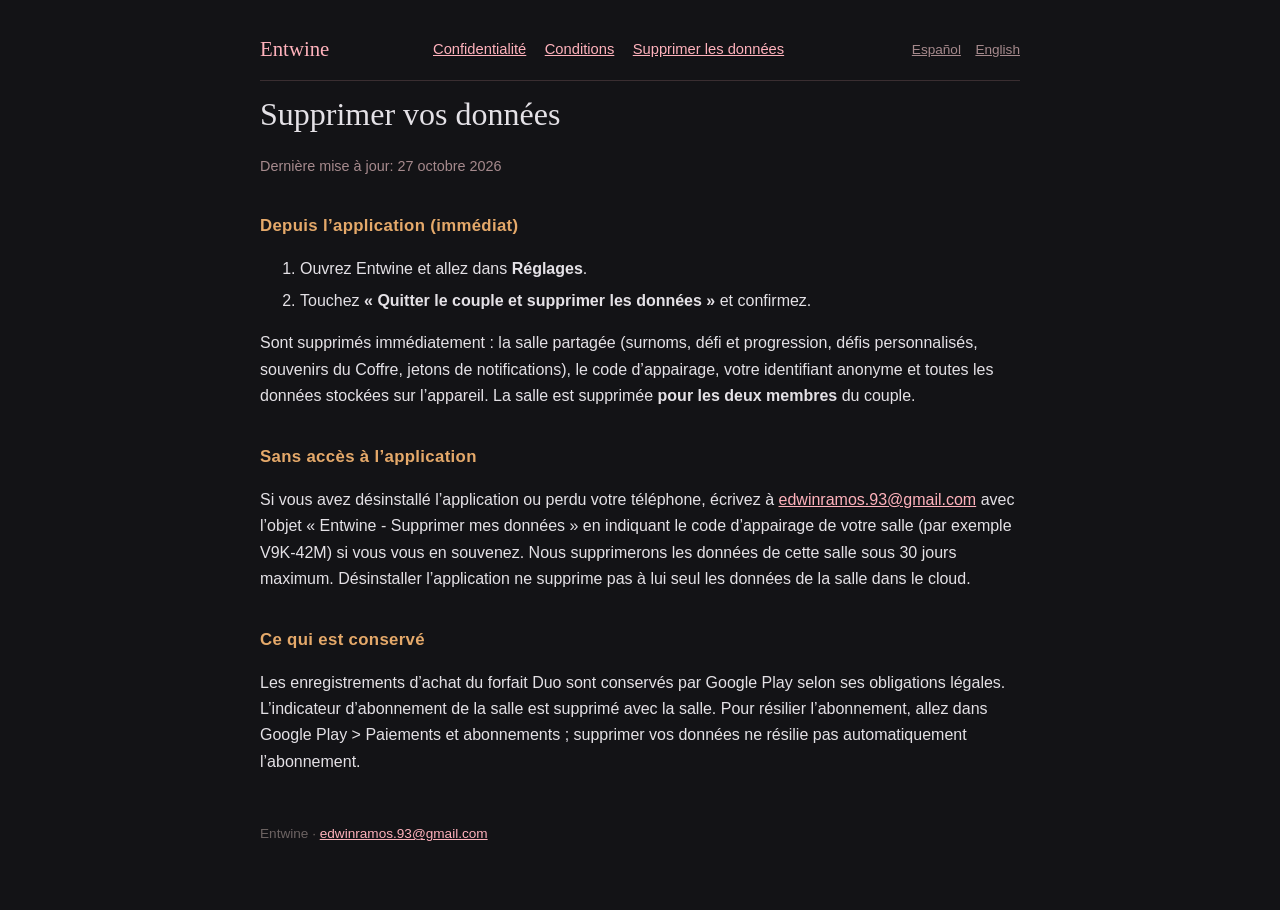
<file: docs/fr/delete-data.html>
<!doctype html><html lang="fr"><head><meta charset="utf-8"><meta name="viewport" content="width=device-width,initial-scale=1">
<title>Supprimer vos données · Entwine</title><link rel="stylesheet" href="../style.css"></head><body><main>
<header><a class="brand" href="../index.html">Entwine</a><nav><a href="privacy.html">Confidentialité</a> <a href="terms.html">Conditions</a> <a href="delete-data.html">Supprimer les données</a></nav><span class="langs"><a href="../es/delete-data.html" hreflang="es">Español</a> <a href="../en/delete-data.html" hreflang="en">English</a></span></header>
<h1>Supprimer vos données</h1><p class="updated">Dernière mise à jour: 27 octobre 2026</p><h2>Depuis l’application (immédiat)</h2><ol><li>Ouvrez Entwine et allez dans <b>Réglages</b>.</li><li>Touchez <b>« Quitter le couple et supprimer les données »</b> et confirmez.</li></ol>Sont supprimés immédiatement : la salle partagée (surnoms, défi et progression, défis personnalisés, souvenirs du Coffre, jetons de notifications), le code d’appairage, votre identifiant anonyme et toutes les données stockées sur l’appareil. La salle est supprimée <b>pour les deux membres</b> du couple.<h2>Sans accès à l’application</h2><p>Si vous avez désinstallé l’application ou perdu votre téléphone, écrivez à <a href="mailto:edwinramos.93@gmail.com?subject=Entwine%20-%20Supprimer%20mes%20donn%C3%A9es">edwinramos.93@gmail.com</a> avec l’objet « Entwine - Supprimer mes données » en indiquant le code d’appairage de votre salle (par exemple V9K-42M) si vous vous en souvenez. Nous supprimerons les données de cette salle sous 30 jours maximum. Désinstaller l’application ne supprime pas à lui seul les données de la salle dans le cloud.</p><h2>Ce qui est conservé</h2><p>Les enregistrements d’achat du forfait Duo sont conservés par Google Play selon ses obligations légales. L’indicateur d’abonnement de la salle est supprimé avec la salle. Pour résilier l’abonnement, allez dans Google Play &gt; Paiements et abonnements ; supprimer vos données ne résilie pas automatiquement l’abonnement.</p>
<footer>Entwine · <a href="mailto:edwinramos.93@gmail.com">edwinramos.93@gmail.com</a></footer></main></body></html>
</file>
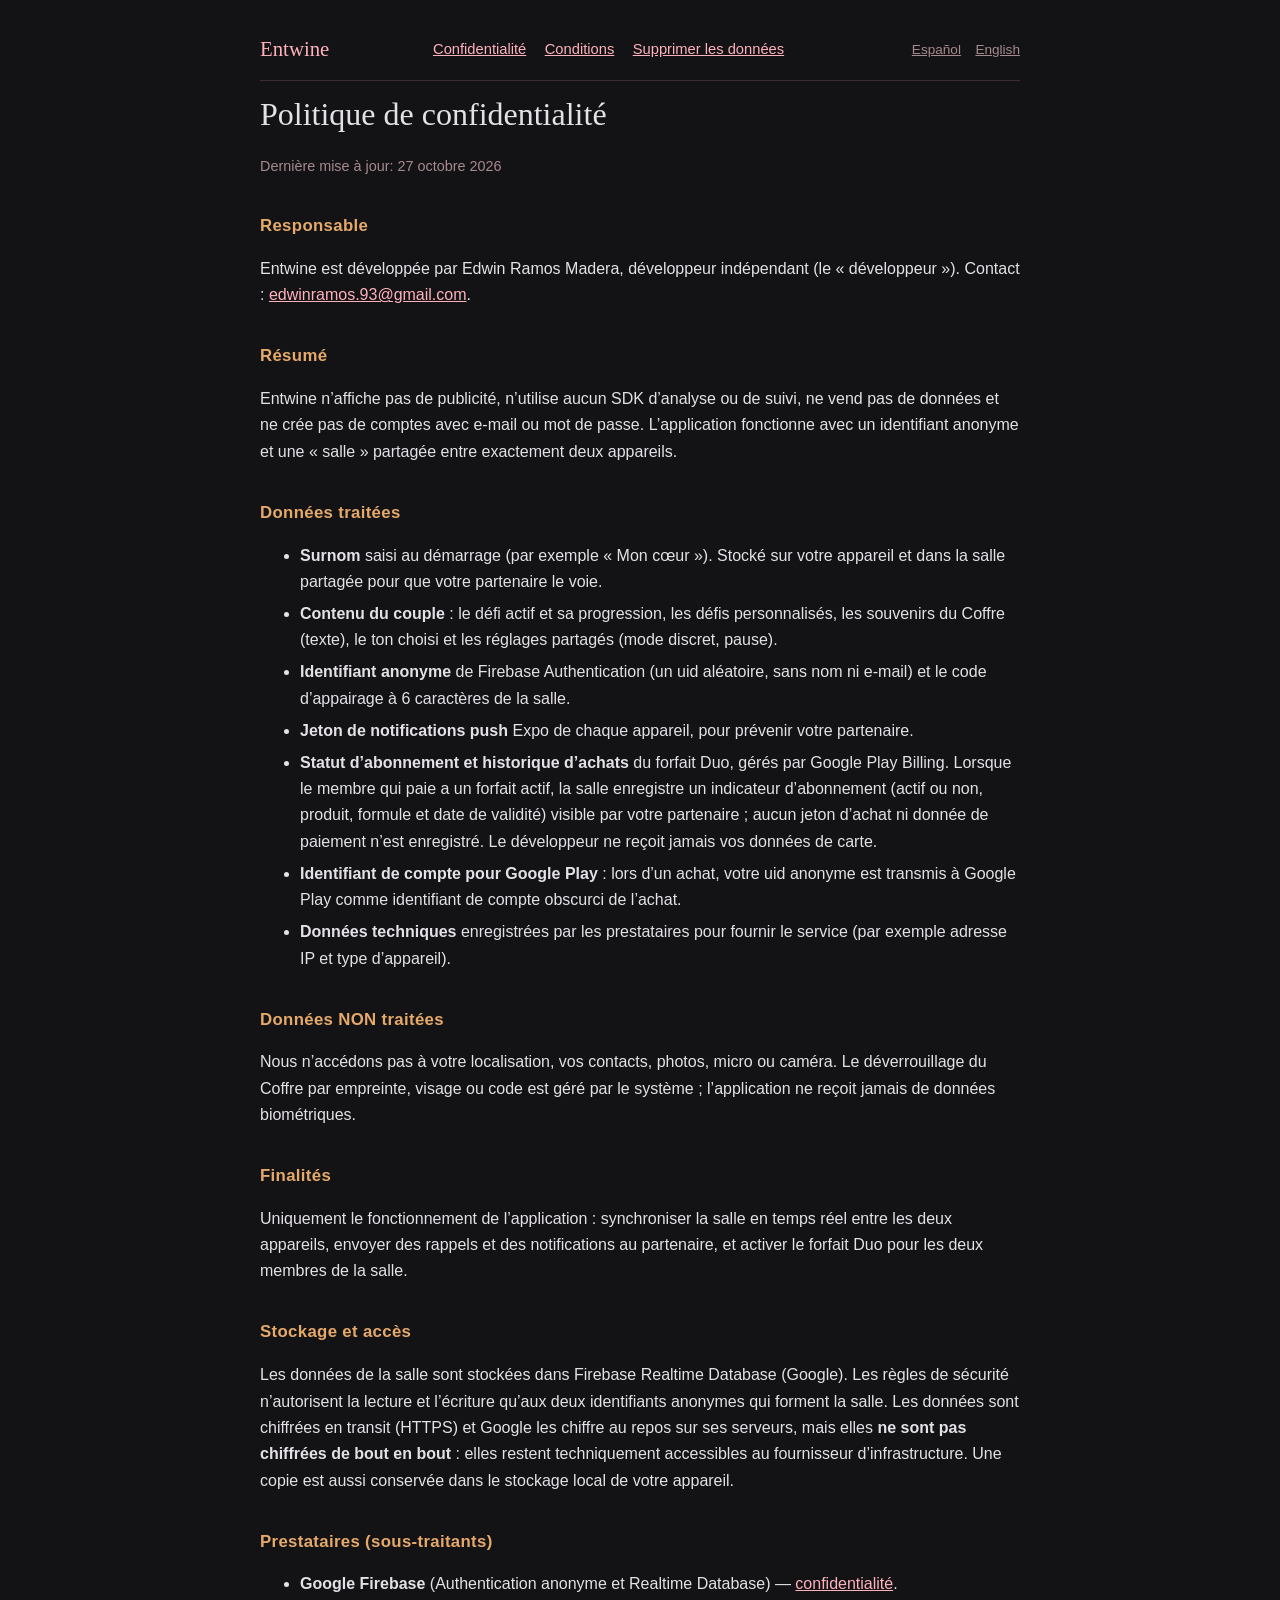
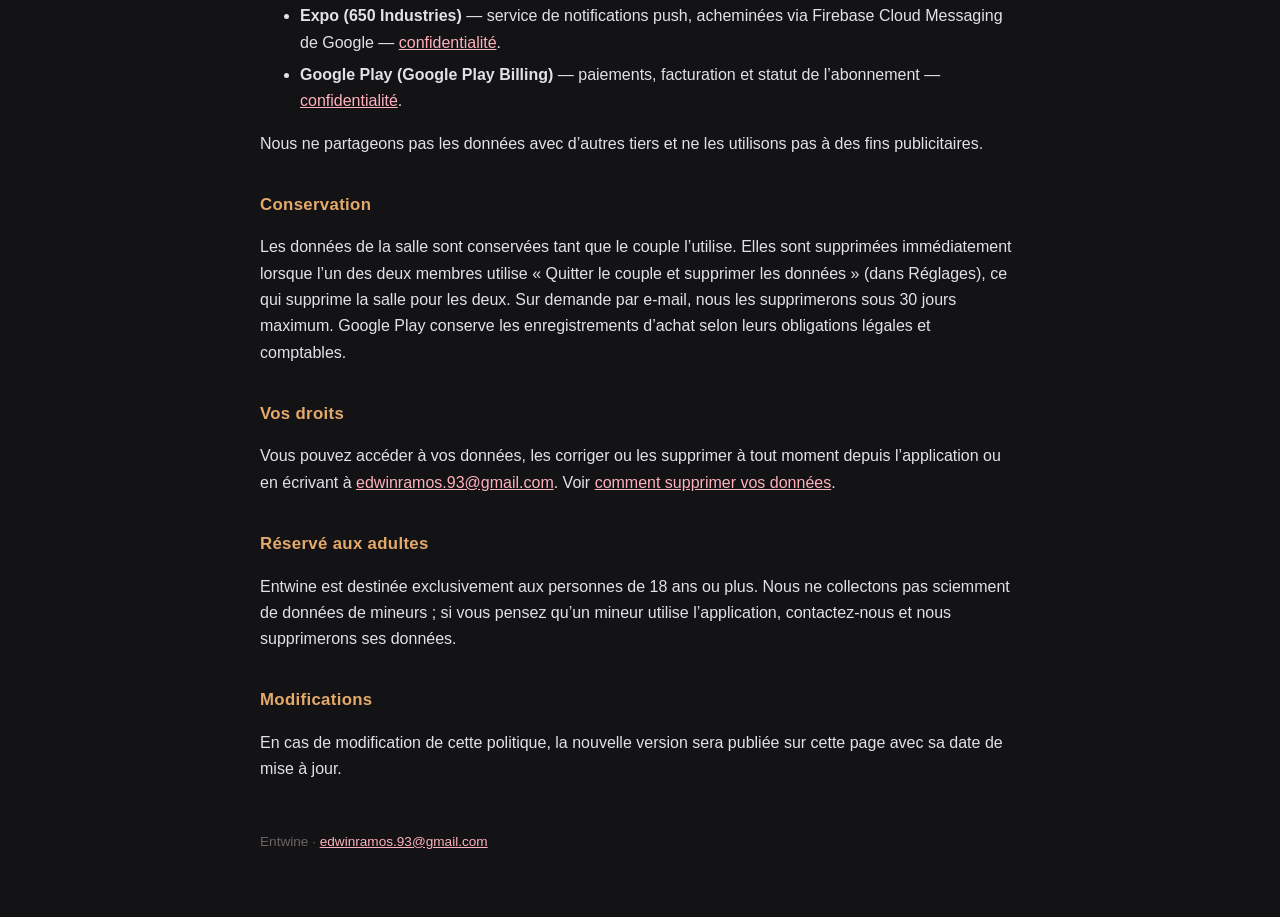
<file: docs/fr/privacy.html>
<!doctype html><html lang="fr"><head><meta charset="utf-8"><meta name="viewport" content="width=device-width,initial-scale=1">
<title>Politique de confidentialité · Entwine</title><link rel="stylesheet" href="../style.css"></head><body><main>
<header><a class="brand" href="../index.html">Entwine</a><nav><a href="privacy.html">Confidentialité</a> <a href="terms.html">Conditions</a> <a href="delete-data.html">Supprimer les données</a></nav><span class="langs"><a href="../es/privacy.html" hreflang="es">Español</a> <a href="../en/privacy.html" hreflang="en">English</a></span></header>
<h1>Politique de confidentialité</h1><p class="updated">Dernière mise à jour: 27 octobre 2026</p><h2>Responsable</h2><p>Entwine est développée par Edwin Ramos Madera, développeur indépendant (le « développeur »). Contact : <a href="mailto:edwinramos.93@gmail.com">edwinramos.93@gmail.com</a>.</p><h2>Résumé</h2><p>Entwine n’affiche pas de publicité, n’utilise aucun SDK d’analyse ou de suivi, ne vend pas de données et ne crée pas de comptes avec e-mail ou mot de passe. L’application fonctionne avec un identifiant anonyme et une « salle » partagée entre exactement deux appareils.</p><h2>Données traitées</h2><ul><li><b>Surnom</b> saisi au démarrage (par exemple « Mon cœur »). Stocké sur votre appareil et dans la salle partagée pour que votre partenaire le voie.</li><li><b>Contenu du couple</b> : le défi actif et sa progression, les défis personnalisés, les souvenirs du Coffre (texte), le ton choisi et les réglages partagés (mode discret, pause).</li><li><b>Identifiant anonyme</b> de Firebase Authentication (un uid aléatoire, sans nom ni e-mail) et le code d’appairage à 6 caractères de la salle.</li><li><b>Jeton de notifications push</b> Expo de chaque appareil, pour prévenir votre partenaire.</li><li><b>Statut d’abonnement et historique d’achats</b> du forfait Duo, gérés par Google Play Billing. Lorsque le membre qui paie a un forfait actif, la salle enregistre un indicateur d’abonnement (actif ou non, produit, formule et date de validité) visible par votre partenaire ; aucun jeton d’achat ni donnée de paiement n’est enregistré. Le développeur ne reçoit jamais vos données de carte.</li><li><b>Identifiant de compte pour Google Play</b> : lors d’un achat, votre uid anonyme est transmis à Google Play comme identifiant de compte obscurci de l’achat.</li><li><b>Données techniques</b> enregistrées par les prestataires pour fournir le service (par exemple adresse IP et type d’appareil).</li></ul><h2>Données NON traitées</h2><p>Nous n’accédons pas à votre localisation, vos contacts, photos, micro ou caméra. Le déverrouillage du Coffre par empreinte, visage ou code est géré par le système ; l’application ne reçoit jamais de données biométriques.</p><h2>Finalités</h2><p>Uniquement le fonctionnement de l’application : synchroniser la salle en temps réel entre les deux appareils, envoyer des rappels et des notifications au partenaire, et activer le forfait Duo pour les deux membres de la salle.</p><h2>Stockage et accès</h2><p>Les données de la salle sont stockées dans Firebase Realtime Database (Google). Les règles de sécurité n’autorisent la lecture et l’écriture qu’aux deux identifiants anonymes qui forment la salle. Les données sont chiffrées en transit (HTTPS) et Google les chiffre au repos sur ses serveurs, mais elles <b>ne sont pas chiffrées de bout en bout</b> : elles restent techniquement accessibles au fournisseur d’infrastructure. Une copie est aussi conservée dans le stockage local de votre appareil.</p><h2>Prestataires (sous-traitants)</h2><ul><li><b>Google Firebase</b> (Authentication anonyme et Realtime Database) — <a href="https://firebase.google.com/support/privacy">confidentialité</a>.</li><li><b>Expo (650 Industries)</b> — service de notifications push, acheminées via Firebase Cloud Messaging de Google — <a href="https://expo.dev/privacy">confidentialité</a>.</li><li><b>Google Play (Google Play Billing)</b> — paiements, facturation et statut de l’abonnement — <a href="https://policies.google.com/privacy">confidentialité</a>.</li></ul>Nous ne partageons pas les données avec d’autres tiers et ne les utilisons pas à des fins publicitaires.<h2>Conservation</h2><p>Les données de la salle sont conservées tant que le couple l’utilise. Elles sont supprimées immédiatement lorsque l’un des deux membres utilise « Quitter le couple et supprimer les données » (dans Réglages), ce qui supprime la salle pour les deux. Sur demande par e-mail, nous les supprimerons sous 30 jours maximum. Google Play conserve les enregistrements d’achat selon leurs obligations légales et comptables.</p><h2>Vos droits</h2><p>Vous pouvez accéder à vos données, les corriger ou les supprimer à tout moment depuis l’application ou en écrivant à <a href="mailto:edwinramos.93@gmail.com">edwinramos.93@gmail.com</a>. Voir <a href="delete-data.html">comment supprimer vos données</a>.</p><h2>Réservé aux adultes</h2><p>Entwine est destinée exclusivement aux personnes de 18 ans ou plus. Nous ne collectons pas sciemment de données de mineurs ; si vous pensez qu’un mineur utilise l’application, contactez-nous et nous supprimerons ses données.</p><h2>Modifications</h2><p>En cas de modification de cette politique, la nouvelle version sera publiée sur cette page avec sa date de mise à jour.</p>
<footer>Entwine · <a href="mailto:edwinramos.93@gmail.com">edwinramos.93@gmail.com</a></footer></main></body></html>
</file>
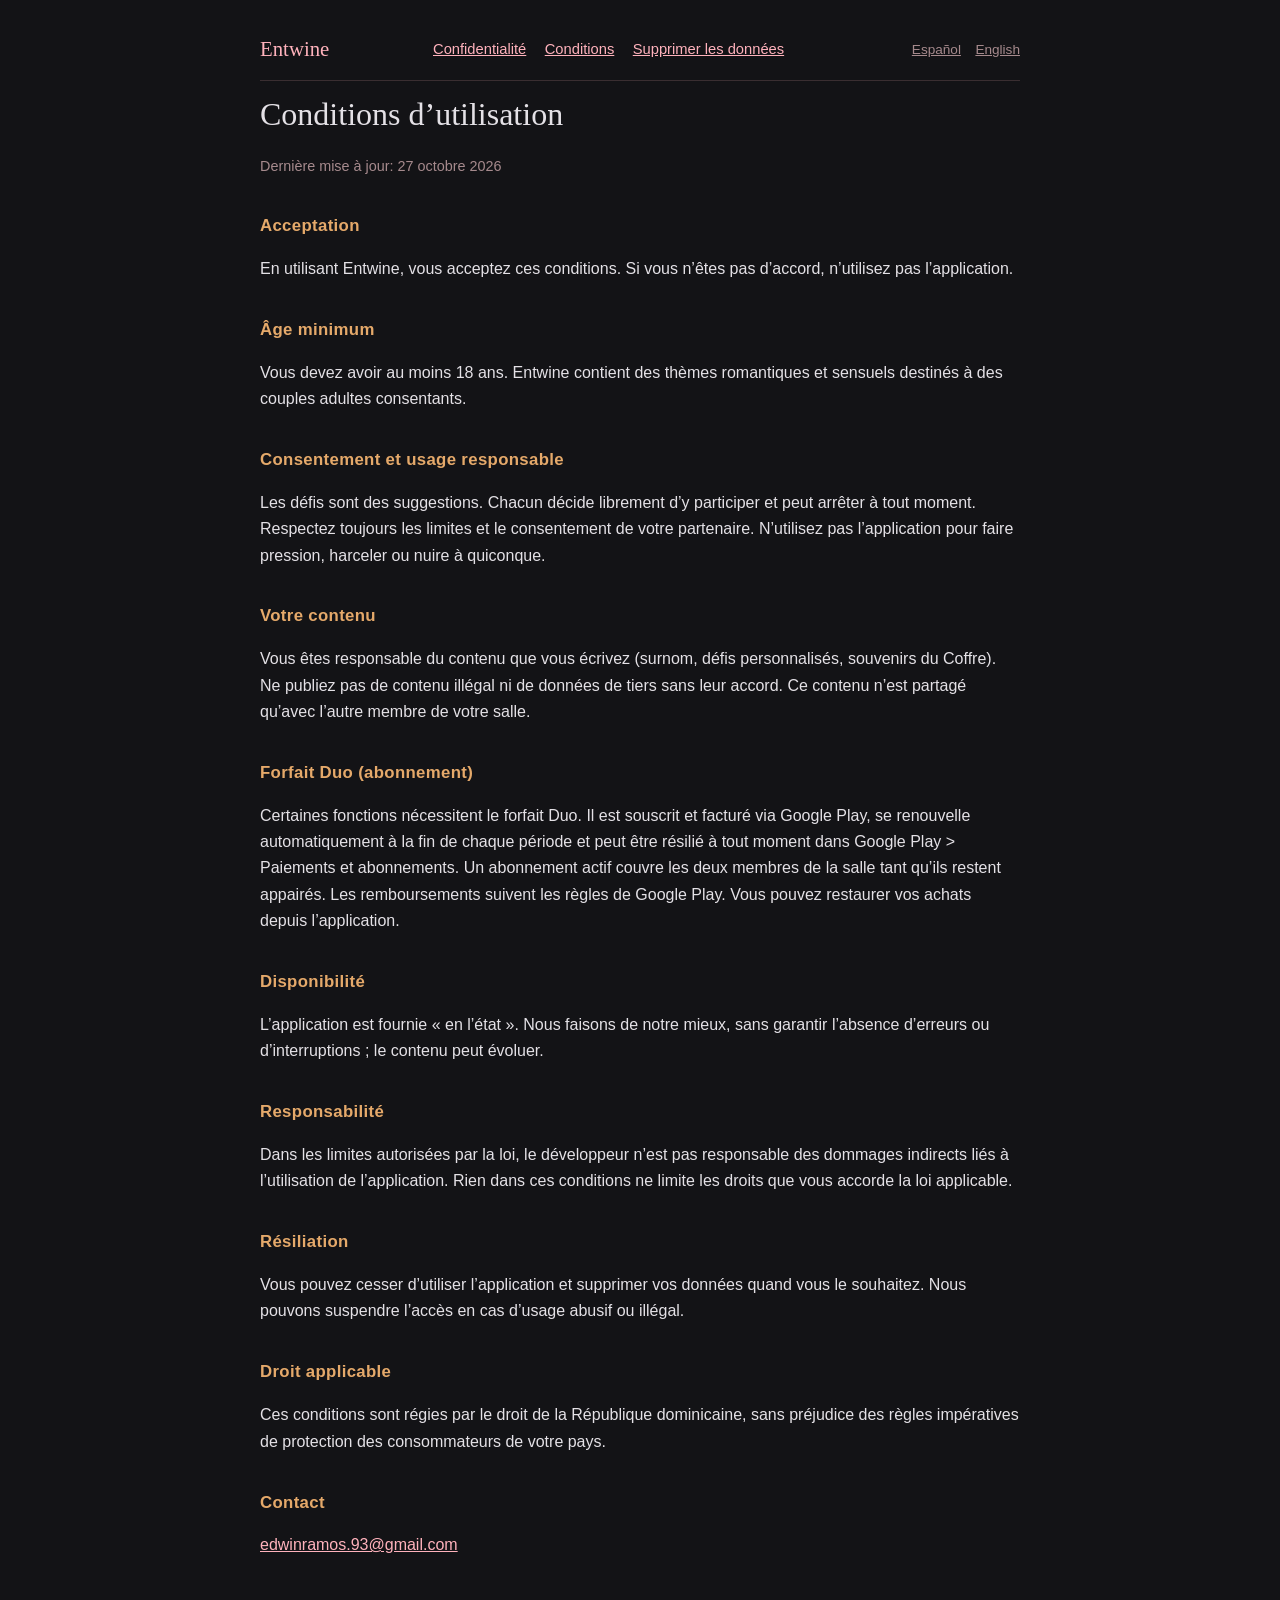
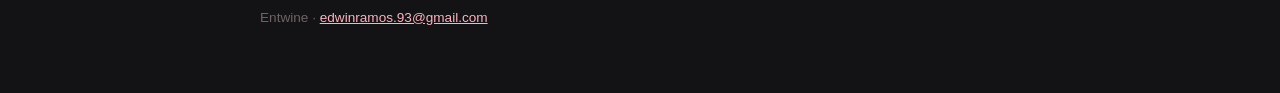
<file: docs/fr/terms.html>
<!doctype html><html lang="fr"><head><meta charset="utf-8"><meta name="viewport" content="width=device-width,initial-scale=1">
<title>Conditions d’utilisation · Entwine</title><link rel="stylesheet" href="../style.css"></head><body><main>
<header><a class="brand" href="../index.html">Entwine</a><nav><a href="privacy.html">Confidentialité</a> <a href="terms.html">Conditions</a> <a href="delete-data.html">Supprimer les données</a></nav><span class="langs"><a href="../es/terms.html" hreflang="es">Español</a> <a href="../en/terms.html" hreflang="en">English</a></span></header>
<h1>Conditions d’utilisation</h1><p class="updated">Dernière mise à jour: 27 octobre 2026</p><h2>Acceptation</h2><p>En utilisant Entwine, vous acceptez ces conditions. Si vous n’êtes pas d’accord, n’utilisez pas l’application.</p><h2>Âge minimum</h2><p>Vous devez avoir au moins 18 ans. Entwine contient des thèmes romantiques et sensuels destinés à des couples adultes consentants.</p><h2>Consentement et usage responsable</h2><p>Les défis sont des suggestions. Chacun décide librement d’y participer et peut arrêter à tout moment. Respectez toujours les limites et le consentement de votre partenaire. N’utilisez pas l’application pour faire pression, harceler ou nuire à quiconque.</p><h2>Votre contenu</h2><p>Vous êtes responsable du contenu que vous écrivez (surnom, défis personnalisés, souvenirs du Coffre). Ne publiez pas de contenu illégal ni de données de tiers sans leur accord. Ce contenu n’est partagé qu’avec l’autre membre de votre salle.</p><h2>Forfait Duo (abonnement)</h2><p>Certaines fonctions nécessitent le forfait Duo. Il est souscrit et facturé via Google Play, se renouvelle automatiquement à la fin de chaque période et peut être résilié à tout moment dans Google Play &gt; Paiements et abonnements. Un abonnement actif couvre les deux membres de la salle tant qu’ils restent appairés. Les remboursements suivent les règles de Google Play. Vous pouvez restaurer vos achats depuis l’application.</p><h2>Disponibilité</h2><p>L’application est fournie « en l’état ». Nous faisons de notre mieux, sans garantir l’absence d’erreurs ou d’interruptions ; le contenu peut évoluer.</p><h2>Responsabilité</h2><p>Dans les limites autorisées par la loi, le développeur n’est pas responsable des dommages indirects liés à l’utilisation de l’application. Rien dans ces conditions ne limite les droits que vous accorde la loi applicable.</p><h2>Résiliation</h2><p>Vous pouvez cesser d’utiliser l’application et supprimer vos données quand vous le souhaitez. Nous pouvons suspendre l’accès en cas d’usage abusif ou illégal.</p><h2>Droit applicable</h2><p>Ces conditions sont régies par le droit de la République dominicaine, sans préjudice des règles impératives de protection des consommateurs de votre pays.</p><h2>Contact</h2><p><a href="mailto:edwinramos.93@gmail.com">edwinramos.93@gmail.com</a></p>
<footer>Entwine · <a href="mailto:edwinramos.93@gmail.com">edwinramos.93@gmail.com</a></footer></main></body></html>
</file>
<file: docs/style.css>
:root{color-scheme:dark}body{margin:0;background:#131316;color:#e4e1e6;font:16px/1.65 -apple-system,Segoe UI,Roboto,Helvetica,Arial,sans-serif}
main{max-width:760px;margin:0 auto;padding:32px 22px 64px}a{color:#ffb2bc}h1{font-family:Georgia,serif;font-weight:400;font-size:2rem;margin:.2em 0 .1em}
h2{font-size:1.05rem;color:#E5A96A;letter-spacing:.02em;margin-top:2em}header{display:flex;flex-wrap:wrap;gap:14px;align-items:center;justify-content:space-between;border-bottom:1px solid #3a2e31;padding-bottom:14px}
.brand{font-family:Georgia,serif;font-size:1.3rem;color:#ffb2bc;text-decoration:none}nav a{margin-right:14px;font-size:.92rem}.langs a{margin-left:10px;font-size:.85rem;color:#a68a8d}
.updated{color:#a68a8d;font-size:.9rem}li{margin:.35em 0}footer{margin-top:48px;color:#6c6362;font-size:.85rem}
</file>
